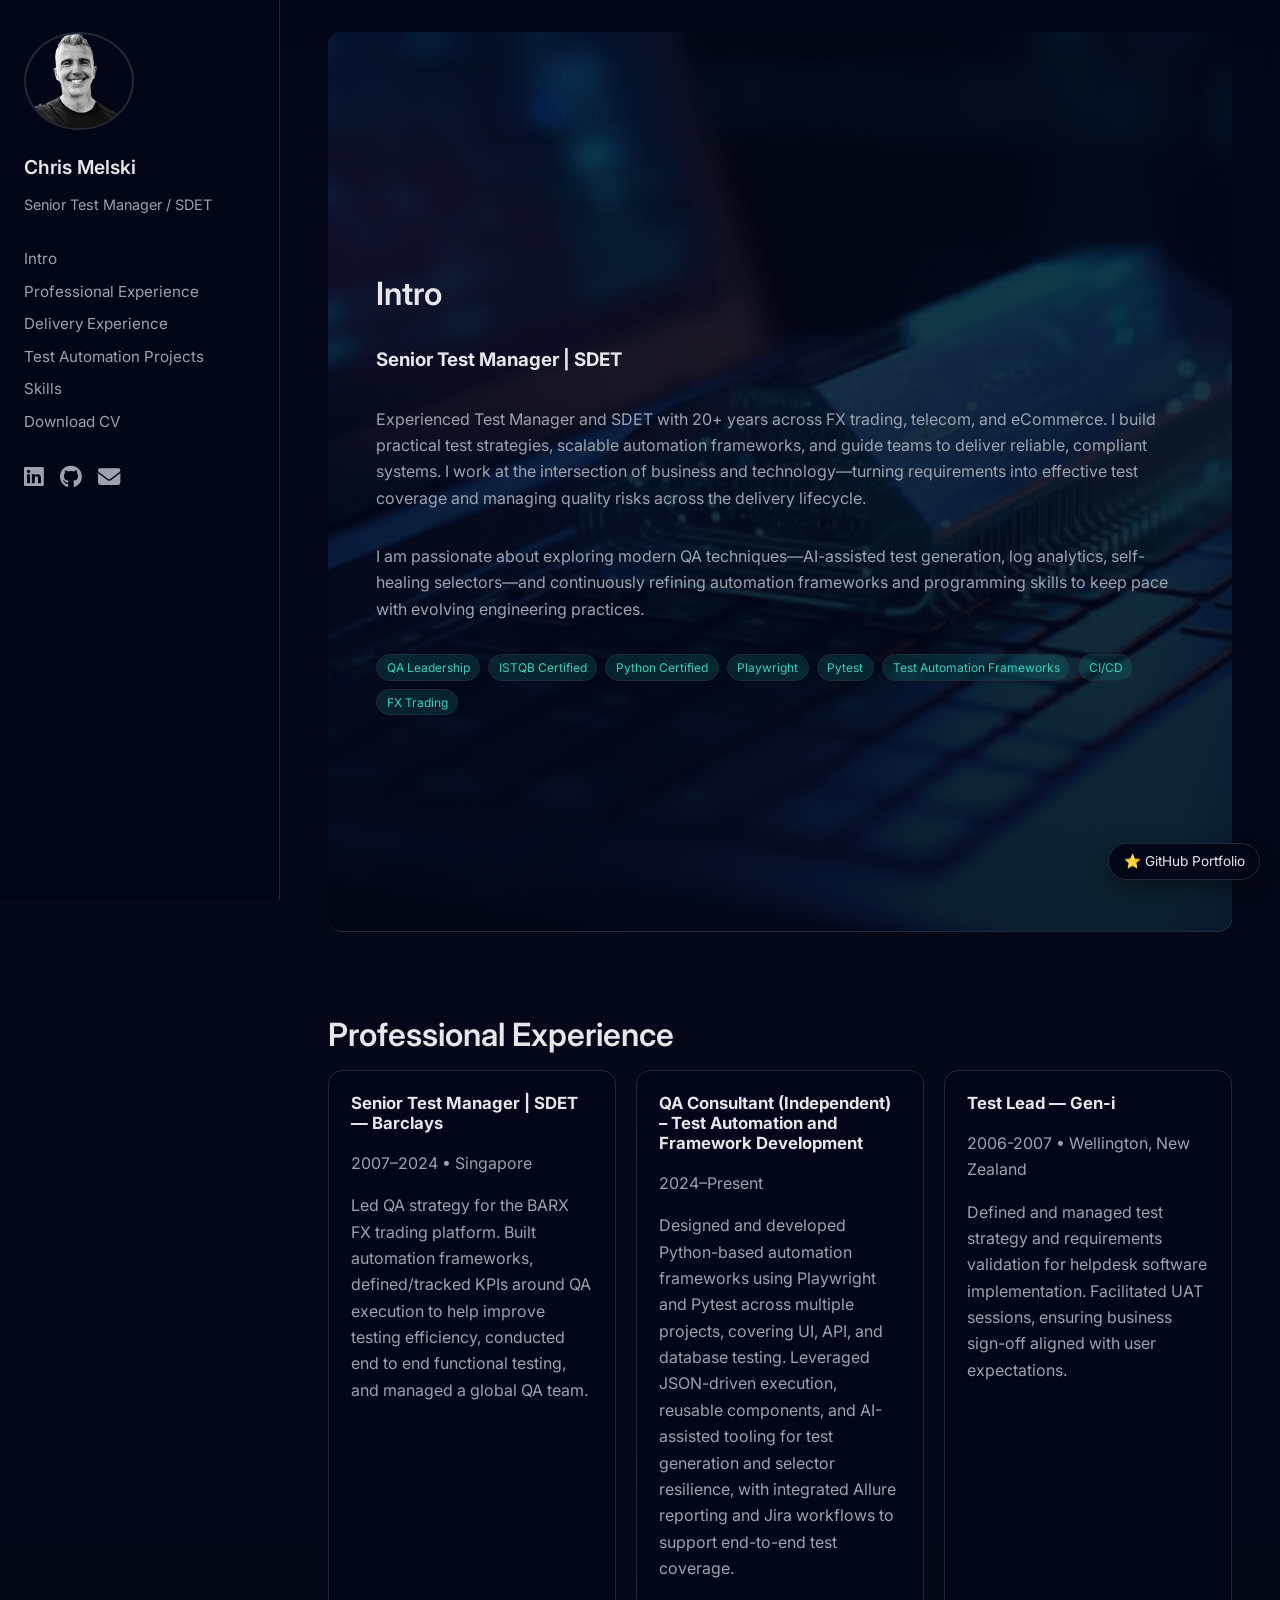
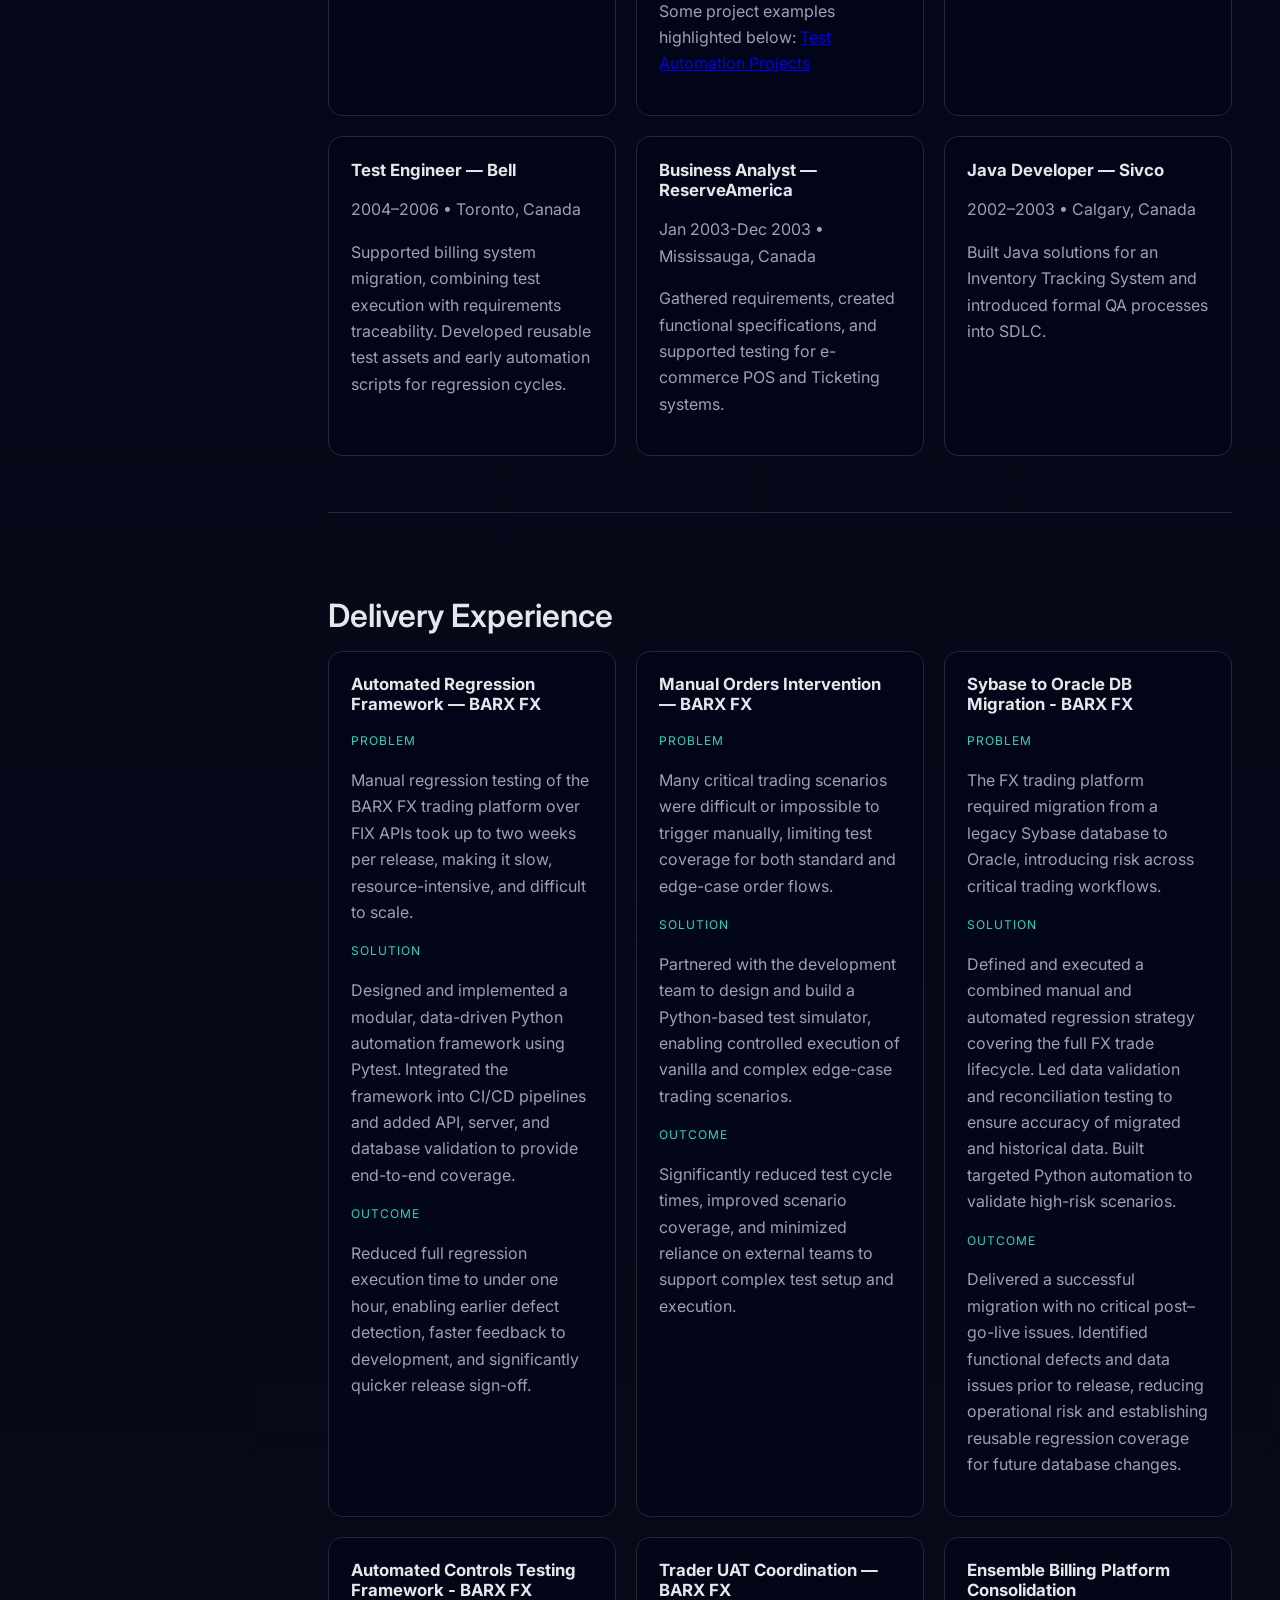
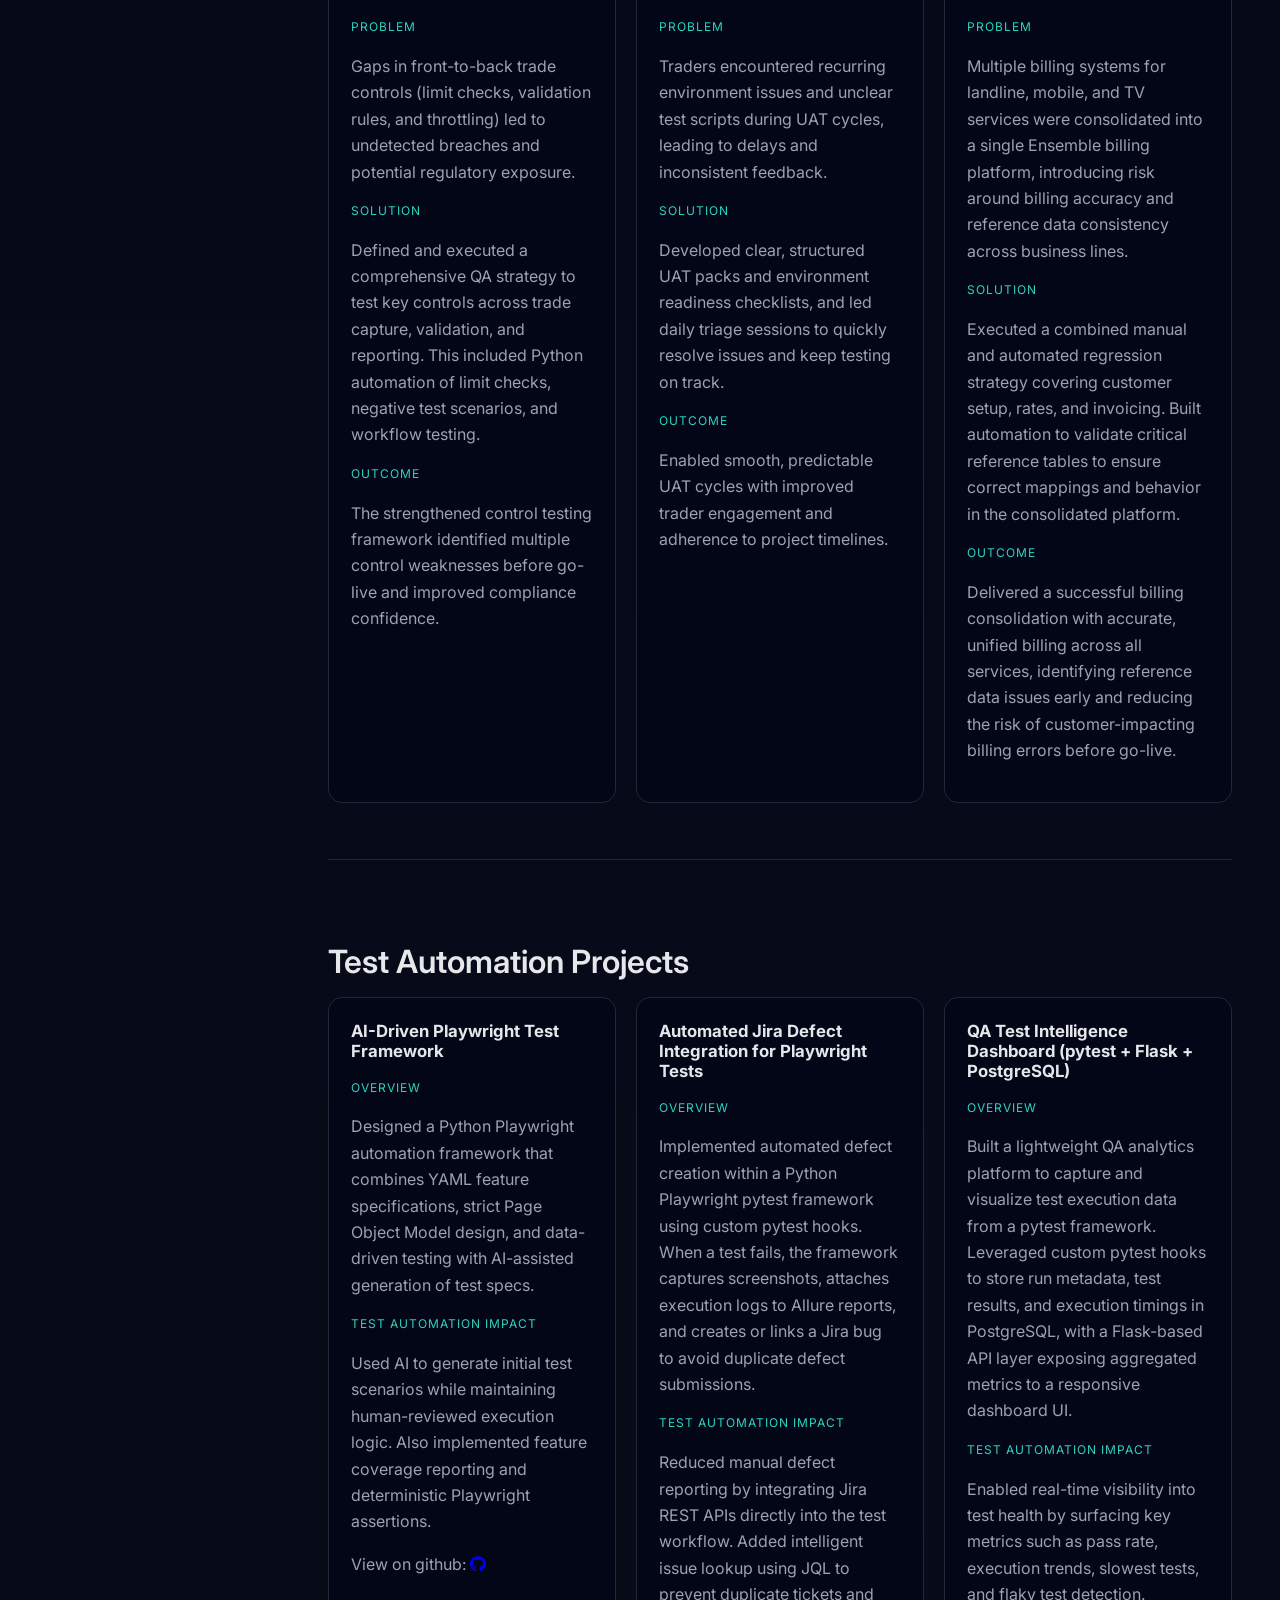
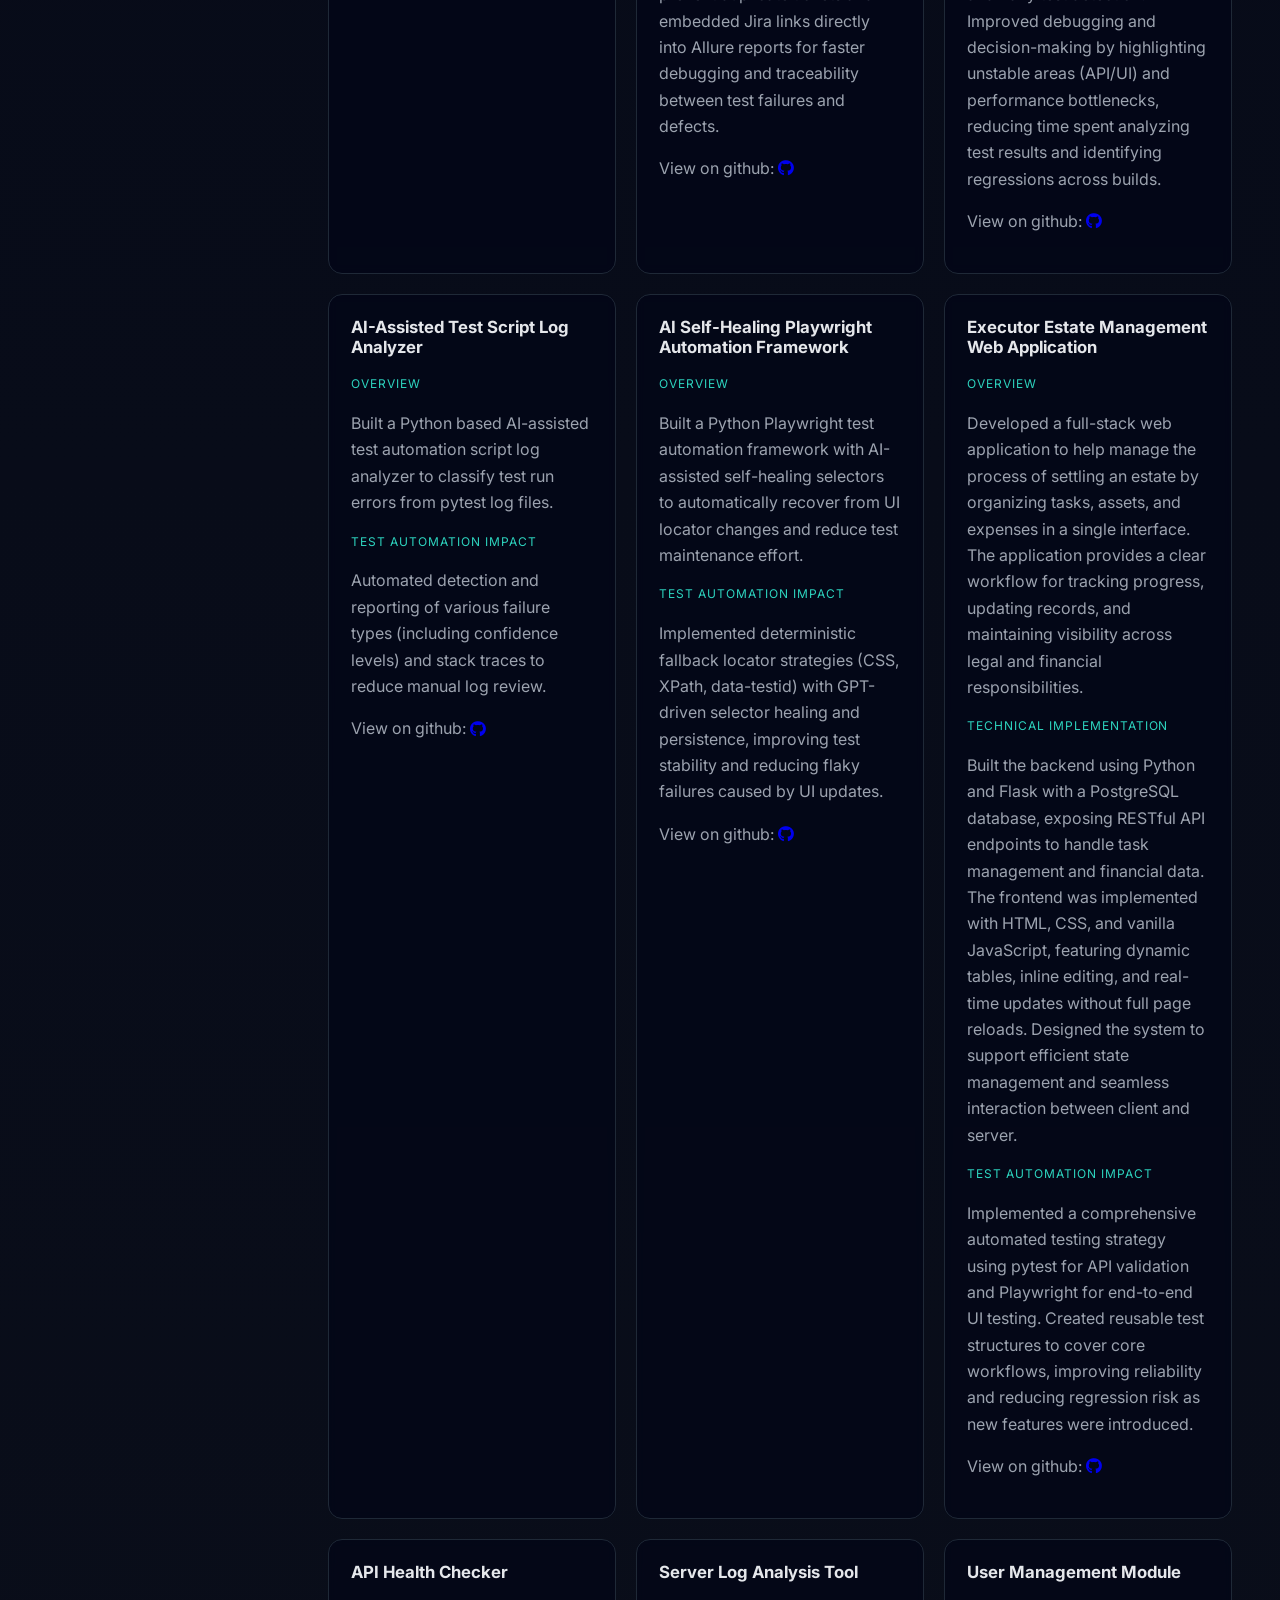
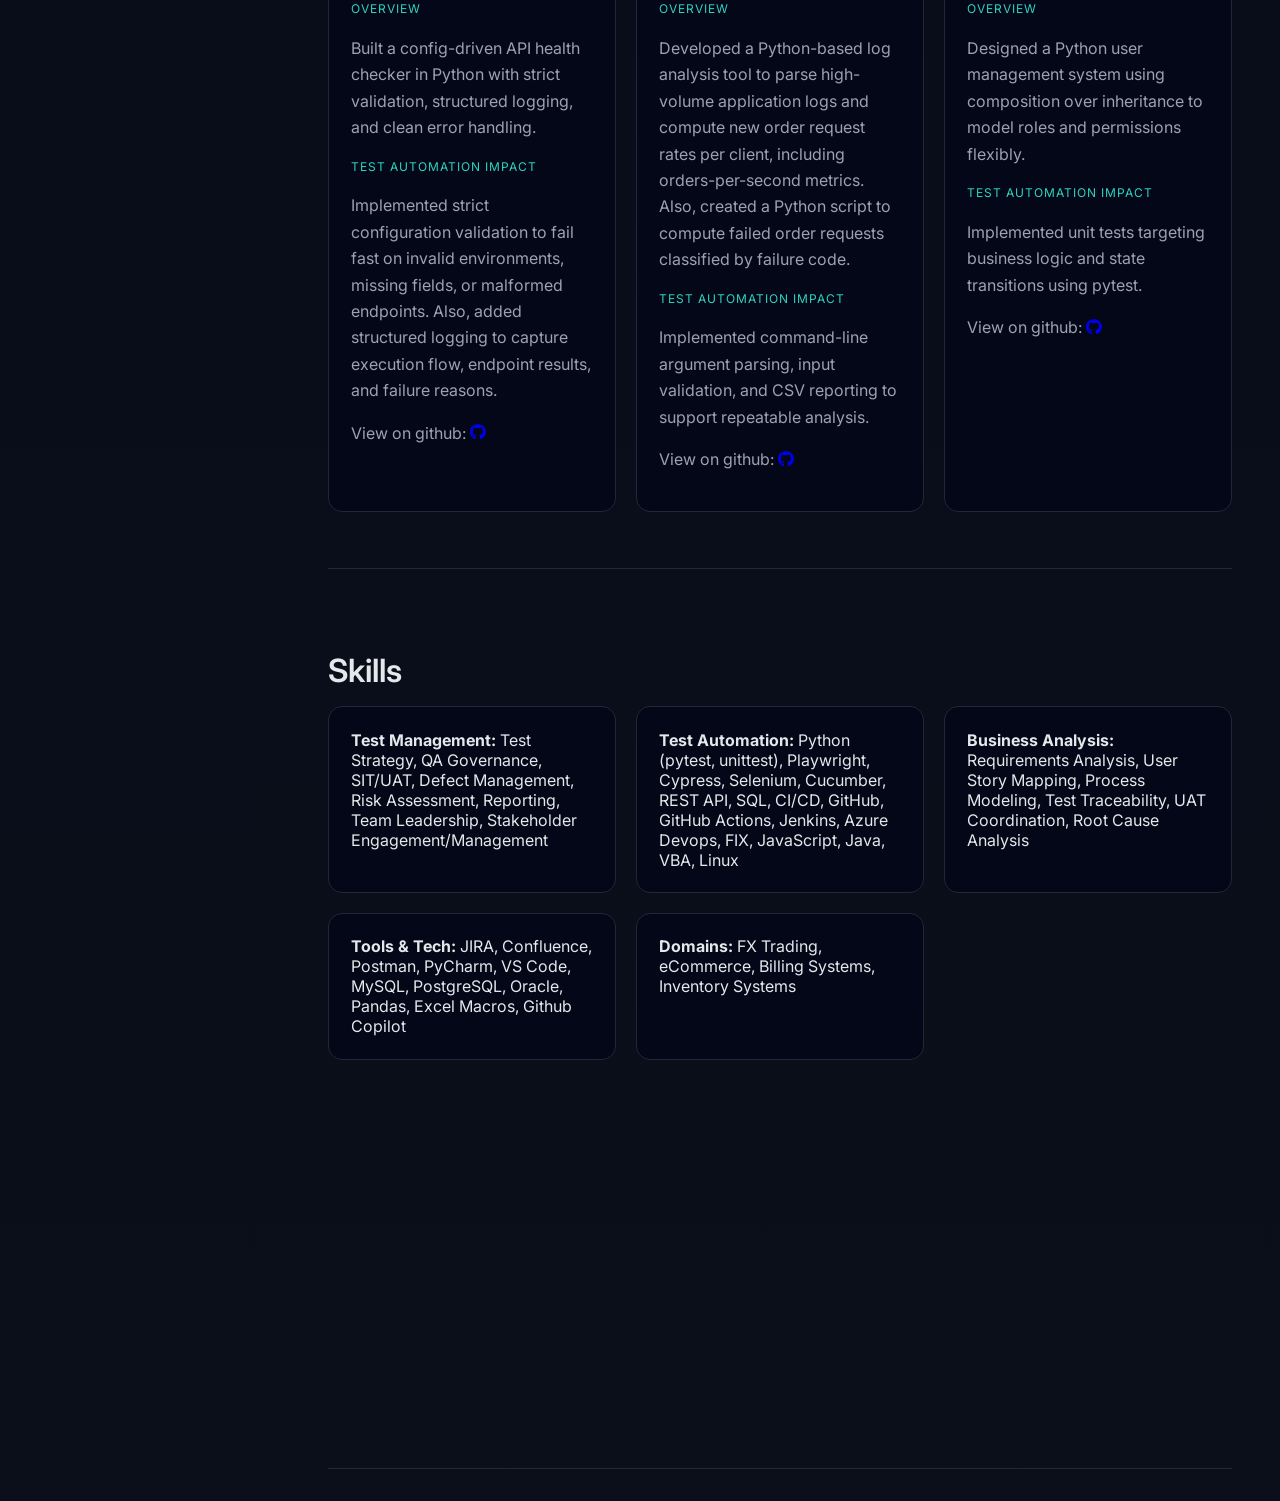
<file: index.html>
<!DOCTYPE html>
<html lang="en">
<head>
  <meta charset="utf-8" />
  <meta name="viewport" content="width=device-width, initial-scale=1" />
  <title>Chris Melski — Senior Test Manager | SDET</title>
  <meta name="description" content="Chris Melski — Senior Test Manager & SDET. Portfolio, resume, and case studies." />

  <!-- Fonts (Apple/Stripe-like) -->
  <link href="https://fonts.googleapis.com/css2?family=Inter:wght@300;400;500;600;700&display=swap" rel="stylesheet">
    <link rel="stylesheet" href="https://cdnjs.cloudflare.com/ajax/libs/font-awesome/6.5.1/css/all.min.css">
 <style>
    :root {
      --bg: #0b0f1a;
      --bg-soft: #111827;
      --panel: #0f172a;
      --card: #111827;
      --text: #e5e7eb;
      --muted: #9ca3af;
      --accent: #14b8a6;
      --accent-soft: #2dd4bf;
      --border: #1f2937;
      --radius: 14px;
    }

    * { box-sizing: border-box; }
    html { scroll-behavior: smooth; }
    body {
      margin: 0;
      font-family: Inter, system-ui, -apple-system, BlinkMacSystemFont, "Segoe UI", Roboto, Ubuntu, Cantarell, "Helvetica Neue", Arial, sans-serif;
      background: linear-gradient(180deg, #020617, #0b0f1a);
      color: var(--text);
      overflow-x: hidden;
    }

    /* Layout */
    .layout { display: flex; min-height: 100vh; }

    /* Sidebar */
    .sidebar {
      position: fixed;
      top: 0;
      left: 0;
      width: 280px;
      height: 100vh;
      background: rgba(2,6,23,0.95);
      border-right: 1px solid var(--border);
      padding: 2rem 1.5rem;
      backdrop-filter: blur(12px);
      z-index: 1000;
      transition: transform 0.3s ease;
      overflow-y: auto;
    }

    .profile img {
      width: 110px;
      border-radius: 50%;
      margin-bottom: 1rem;
      border: 2px solid var(--border);
    }

    .profile h1 {
      font-size: 1.2rem;
      margin: 0.3rem 0;
      font-weight: 600;
    }

    .profile p { font-size: 0.9rem; color: var(--muted); }

    .sidebar nav {
      margin-top: 2rem;
      display: flex;
      flex-direction: column;
      gap: 0.85rem;
    }

    .sidebar nav a {
      text-decoration: none;
      color: var(--muted);
      font-size: 0.95rem;
      transition: 0.2s;
    }

    .sidebar nav a:hover { color: var(--accent); }

    .sidebar-social {
      margin-top: 2rem;
      display: flex;
      gap: 1rem;
    }

    .sidebar-social a {
      font-size: 1.4rem;
      color: var(--muted);
      transition: 0.2s ease;
    }

    .sidebar-social a:hover { color: var(--accent); transform: translateY(-2px); }

    /* Main Content */
    .content {
      margin-left: 280px;
      padding: 2rem 3rem;
      flex: 1;
      transition: margin-left 0.3s ease;
    }

    .panel { min-height: 100vh; padding: 3.5rem 0; border-bottom: 1px solid var(--border); }

    .hero-panel {
      display: flex;
      flex-direction: column;
      justify-content: center;
      background: linear-gradient(rgba(2,6,23,0.75), rgba(2,6,23,0.9)), url("images/banner.jpeg") center/cover;
      border-radius: var(--radius);
      padding: 3rem;
    }

    h2 { font-size: 2rem; margin-bottom: 1rem; font-weight: 600; }
    p { line-height: 1.65; color: var(--muted); }

    /* Buttons */
    .btn, .btn-outline {
      padding: 0.6rem 1.2rem;
      border-radius: 8px;
      font-size: 0.95rem;
      text-decoration: none;
      font-weight: 500;
      display: inline-block;
      margin-right: 0.5rem;
    }

    .btn { background: var(--accent); color: #022c22; }
    .btn:hover { background: var(--accent-soft); }
    .btn-outline { border: 1px solid var(--accent); color: var(--accent); }
    .btn-outline:hover { background: rgba(20,184,166,0.1); }

    /* Badges */
    .badges { display: flex; flex-wrap: wrap; gap: 0.5rem; margin-top: 1rem; }
    .badge {
      padding: 0.3rem 0.6rem;
      border-radius: 999px;
      font-size: 0.75rem;
      background: rgba(20,184,166,0.15);
      color: var(--accent-soft);
      border: 1px solid var(--border);
    }

    /* Cards */
    .grid { display: grid; grid-template-columns: repeat(auto-fit, minmax(280px, 1fr)); gap: 1.25rem; }
    .card {
      background: rgba(2,6,23,0.65);
      border: 1px solid var(--border);
      border-radius: var(--radius);
      padding: 1.4rem;
      backdrop-filter: blur(4px);
    }

    .card h3 { margin-top: 0; font-size: 1.05rem; }
    .label {
      font-size: 0.75rem;
      letter-spacing: 0.08em;
      text-transform: uppercase;
      color: var(--accent-soft);
      margin-top: 1rem;
    }

    /* Floating GitHub Badge */
    .github-float {
      position: fixed;
      bottom: 20px;
      right: 20px;
      background: #020617;
      border: 1px solid var(--border);
      padding: 0.6rem 0.9rem;
      border-radius: 999px;
      font-size: 0.85rem;
      color: var(--text);
      text-decoration: none;
      backdrop-filter: blur(10px);
      box-shadow: 0 8px 20px rgba(0,0,0,0.4);
    }

    .github-float:hover { color: var(--accent); }

    /* Mobile Toggle Button */
    .mobile-toggle {
      display: none;
      position: fixed;
      top: 1rem;
      left: 1rem;
      z-index: 2000;
      background: rgba(0,0,0,0.6);
      color: white;
      border: 1px solid var(--border);
      padding: 0.6rem 0.8rem;
      border-radius: 8px;
      font-size: 1.2rem;
      backdrop-filter: blur(8px);
    }

    /* Mobile Behavior */
    @media (max-width: 768px) {
      .mobile-toggle { display: block; }

      /* Sidebar closed */
      body.sidebar-closed .sidebar { transform: translateX(-100%); }

      /* Shift content when sidebar is hidden */
      body.sidebar-closed .content { margin-left: 0; }

      /* Sidebar open by default */
      .sidebar { transform: translateX(0); }
    }
  </style>
</head>

<body>
<button class="mobile-toggle">☰</button>

<div class="layout">

  <!-- Sidebar -->
  <aside class="sidebar">
    <div class="profile">
      <img src="images/profile.jpg" alt="Chris Melski" />
      <h1>Chris Melski</h1>
      <p>Senior Test Manager / SDET</p>
    </div>

    <nav>
      <a href="#intro">Intro</a>
      <a href="#experience">Professional Experience</a>
      <a href="#projects-work">Delivery Experience</a>
      <a href="#projects-personal">Test Automation Projects</a>
      <a href="#skills">Skills</a>
       <a href="files/Chris_Melski_Senior Test Manager_SDET_CV.pdf" download>Download CV</a>
    </nav>

<div class="sidebar-social">


  <a href="https://www.linkedin.com/in/chrismelski" target="_blank">
    <i class="fab fa-linkedin"></i>
  </a>

  <a href="https://github.com/cmelski" target="_blank">
    <i class="fab fa-github"></i>
  </a>


   <a href="mailto:c_melski@yahoo.com" aria-label="Email">
    <i class="fas fa-envelope"></i>
  </a>
</div>
  </aside>

  <!-- Main Content -->
  <main class="content">

    <!-- Intro -->
    <section id="intro" class="panel hero-panel">
      <h2>Intro</h2>
        <h3>Senior Test Manager | SDET</h3>
      <p>Experienced Test Manager and SDET with 20+ years across FX trading, telecom, and eCommerce. I build practical test strategies, scalable automation frameworks, and guide teams to deliver reliable, compliant systems. I work at the intersection of business and technology—turning requirements into effective test coverage and managing quality risks across the delivery lifecycle.
      </p>
      <p>I am passionate about exploring modern QA techniques—AI-assisted test generation, log analytics, self-healing selectors—and continuously refining automation frameworks and programming skills to keep pace with evolving engineering practices.
      </p>
      <div class="badges">
          <span class="badge">QA Leadership</span>
           <span class="badge">ISTQB Certified</span>
        <span class="badge">Python Certified</span>
        <span class="badge">Playwright</span>
        <span class="badge">Pytest</span>
           <span class="badge">Test Automation Frameworks</span>
        <span class="badge">CI/CD</span>
        <span class="badge">FX Trading</span>

      </div>


    </section>

    <!-- Experience -->
    <section id="experience" class="panel">
      <h2>Professional Experience</h2>
      <div class="grid">
        <div class="card">
          <h3>Senior Test Manager | SDET — Barclays</h3>
          <p>2007–2024 • Singapore</p>
          <p>Led QA strategy for the BARX FX trading platform. Built automation frameworks, defined/tracked KPIs around QA execution to help improve testing efficiency, conducted end to end functional testing, and managed a global QA team.</p>

        </div>
        <div class="card">
          <h3>QA Consultant (Independent) – Test Automation and Framework Development</h3>
          <p>2024–Present</p>
          <p>Designed and developed Python-based automation frameworks using Playwright and Pytest across multiple projects, covering UI, API, and database testing. Leveraged JSON-driven execution, reusable components, and AI-assisted tooling for test generation and selector resilience, with integrated Allure reporting and Jira workflows to support end-to-end test coverage.</p>
           <p>Some project examples highlighted below: <a href="#projects-personal">Test Automation Projects</a></p>
        </div>

          <div class="card">
          <h3>Test Lead — Gen-i</h3>
          <p>2006-2007 • Wellington, New Zealand</p>
          <p>Defined and managed test strategy and requirements validation for helpdesk software implementation. Facilitated UAT sessions, ensuring business sign-off aligned with user expectations.</p>

        </div>

          <div class="card">
          <h3>Test Engineer — Bell</h3>
          <p>2004–2006 • Toronto, Canada</p>
          <p>Supported billing system migration, combining test execution with requirements traceability. Developed reusable test assets and early automation scripts for regression cycles.</p>

        </div>

          <div class="card">
          <h3>Business Analyst — ReserveAmerica</h3>
          <p>Jan 2003-Dec 2003 • Mississauga, Canada</p>
          <p>Gathered requirements, created functional specifications, and supported testing for e- commerce
              POS and Ticketing systems.</p>

        </div>

          <div class="card">
          <h3>Java Developer — Sivco</h3>
          <p>2002–2003 • Calgary, Canada</p>
          <p>Built Java solutions for an Inventory Tracking System and introduced formal QA processes into SDLC.</p>

        </div>
      </div>
    </section>

    <!-- Work Projects -->
    <section id="projects-work" class="panel">
      <h2>Delivery Experience</h2>
      <div class="grid">
        <div class="card">
         <h3>Automated Regression Framework — BARX FX</h3>

                <p class="label">Problem</p>
                <p>
                    Manual regression testing of the BARX FX trading platform over FIX APIs took up to two weeks per
                    release, making it slow, resource-intensive, and difficult to scale.
                </p>

                <p class="label">Solution</p>
                <p>
                    Designed and implemented a modular, data-driven Python automation framework using Pytest. Integrated
                    the framework into CI/CD pipelines and added API, server, and database validation to provide
                    end-to-end coverage.
                </p>

                <p class="label">Outcome</p>
                <p>
                    Reduced full regression execution time to under one hour, enabling earlier defect detection, faster
                    feedback to development, and significantly quicker release sign-off.
                </p>
        </div>

        <div class="card">
          <h3>Manual Orders Intervention — BARX FX</h3>
        <p class="label">Problem</p>
                <p>
                    Many critical trading scenarios were difficult or impossible to trigger manually, limiting test
                    coverage for both standard and edge-case order flows.
                </p>

                <p class="label">Solution</p>
                <p>
                    Partnered with the development team to design and build a Python-based test simulator, enabling
                    controlled execution of vanilla and complex edge-case trading scenarios.
                </p>

                <p class="label">Outcome</p>
                <p>
                    Significantly reduced test cycle times, improved scenario coverage, and minimized reliance on
                    external teams to support complex test setup and execution.
                </p>
        </div>

        <div class="card">
          <h3>Sybase to Oracle DB Migration - BARX FX</h3>
          <p class="label">Problem</p>
                <p>The FX trading platform required migration from a legacy Sybase database to Oracle, introducing risk
                    across critical trading workflows.</p>
                <p class="label">Solution</p>
                <p>Defined and executed a combined manual and automated regression strategy covering the full FX trade
                    lifecycle. Led data validation and reconciliation testing to ensure accuracy of migrated and
                    historical data. Built targeted Python automation to validate high-risk scenarios.</p>
                <p class="label">Outcome</p>
                <p>Delivered a successful migration with no critical post–go-live issues. Identified functional defects
                    and data issues prior to release, reducing operational risk and establishing reusable regression
                    coverage for future database changes.</p>
        </div>

        <div class="card">
          <h3>Automated Controls Testing Framework - BARX FX</h3>
         <p class="label">Problem</p>
                <p>Gaps in front-to-back trade controls (limit checks, validation rules, and throttling) led to
                    undetected breaches and potential regulatory exposure.</p>
                <p class="label">Solution</p>
                <p>Defined and executed a comprehensive QA strategy to test key controls across trade capture,
                    validation, and reporting. This included Python automation of limit checks, negative test scenarios,
                    and workflow testing.</p>
                <p class="label">Outcome</p>
                <p>The strengthened control testing framework identified multiple control weaknesses before go-live and
                    improved compliance confidence.</p>
        </div>
          <div class="card">
          <h3>Trader UAT Coordination — BARX FX</h3>
        <p class="label">Problem</p>
                <p>
                    Traders encountered recurring environment issues and unclear test scripts during UAT cycles, leading
                    to delays and inconsistent feedback.
                </p>

                <p class="label">Solution</p>
                <p>
                    Developed clear, structured UAT packs and environment readiness checklists, and led daily triage
                    sessions to quickly resolve issues and keep testing on track.
                </p>

                <p class="label">Outcome</p>
                <p>
                    Enabled smooth, predictable UAT cycles with improved trader engagement and adherence to project
                    timelines.
                </p>
        </div>
           <div class="card">
          <h3>Ensemble Billing Platform Consolidation</h3>
           <p class="label">Problem</p>
                <p>Multiple billing systems for landline, mobile, and TV services were consolidated into a single
                    Ensemble billing platform, introducing risk around billing accuracy and reference data consistency
                    across business lines.</p>
                <p class="label">Solution</p>
                <p>Executed a combined manual and automated regression strategy covering customer setup, rates, and
                    invoicing. Built automation to validate critical reference tables to ensure correct mappings and
                    behavior in the consolidated platform.</p>
                <p class="label">Outcome</p>
                <p>Delivered a successful billing consolidation with accurate, unified billing across all services,
                    identifying reference data issues early and reducing the risk of customer-impacting billing errors
                    before go-live.</p>
        </div>

      </div>
    </section>

    <!-- Personal Projects -->
    <section id="projects-personal" class="panel">
      <h2>Test Automation Projects</h2>
      <div class="grid">

        <div class="card">
          <h3>AI-Driven Playwright Test Framework</h3>
         <p class="label">Overview</p>
                <p>Designed a Python Playwright automation framework that combines YAML feature specifications, strict Page Object Model design, and data-driven testing with AI-assisted generation of test specs.</p>
                <p class="label">Test Automation Impact</p>
                <p>Used AI to generate initial test scenarios while maintaining human-reviewed execution logic. Also implemented feature coverage reporting and deterministic Playwright assertions.</p>
                <p>View on github: <a href="https://github.com/cmelski/AI-driven-test-automation-framework-python-playwright" target="_blank">
                    <i class="fab fa-github"></i>
                </a></p>
        </div>
          <div class="card">
          <h3>Automated Jira Defect Integration for Playwright Tests</h3>
         <p class="label">Overview</p>
                <p>Implemented automated defect creation within a Python Playwright pytest framework using custom pytest hooks. When a test fails, the framework captures screenshots, attaches execution logs to Allure reports, and creates or links a Jira bug to avoid duplicate defect submissions.</p>
                <p class="label">Test Automation Impact</p>
                <p>Reduced manual defect reporting by integrating Jira REST APIs directly into the test workflow. Added intelligent issue lookup using JQL to prevent duplicate tickets and embedded Jira links directly into Allure reports for faster debugging and traceability between test failures and defects.</p>
                <p>View on github: <a href="https://github.com/cmelski/python_playwright_framework_jira_integration" target="_blank">
                    <i class="fab fa-github"></i>
                </a></p>
        </div>
          <div class="card">
          <h3>QA Test Intelligence Dashboard (pytest + Flask + PostgreSQL)</h3>
         <p class="label">Overview</p>
                <p>Built a lightweight QA analytics platform to capture and visualize test execution data from a pytest framework.
    Leveraged custom pytest hooks to store run metadata, test results, and execution timings in PostgreSQL, with a Flask-based API layer exposing aggregated metrics to a responsive dashboard UI.</p>
                <p class="label">Test Automation Impact</p>
                <p>Enabled real-time visibility into test health by surfacing key metrics such as pass rate, execution trends, slowest tests, and flaky test detection.
    Improved debugging and decision-making by highlighting unstable areas (API/UI) and performance bottlenecks, reducing time spent analyzing test results and identifying regressions across builds.</p>
                <p>View on github: <a href="https://github.com/cmelski/test-automation-metrics-generator" target="_blank">
                    <i class="fab fa-github"></i>
                </a></p>
        </div>
        <div class="card">
          <h3>AI-Assisted Test Script Log Analyzer</h3>
         <p class="label">Overview</p>
                <p>Built a Python based AI-assisted test automation script log analyzer to classify test run errors from
                    pytest log files.</p>
                <p class="label">Test Automation Impact</p>
                <p>Automated detection and reporting of various failure types (including confidence levels) and stack
                    traces to reduce manual log review.</p>
                <p>View on github: <a href="https://github.com/cmelski/ai-assisted-test-automation-log-analyzer" target="_blank">
                    <i class="fab fa-github"></i>
                </a></p>
        </div>
          <div class="card">
         <h3>AI Self-Healing Playwright Automation Framework</h3>
                <p class="label">Overview</p>
                <p>Built a Python Playwright test automation framework with AI-assisted self-healing selectors to automatically
                    recover from UI locator changes and reduce test maintenance effort.</p>
                <p class="label">Test Automation Impact</p>
                <p>Implemented deterministic fallback locator strategies (CSS, XPath, data-testid) with GPT-driven selector healing and persistence,
                    improving test stability and reducing flaky failures caused by UI updates.</p>
                <p>View on github: <a href="https://github.com/cmelski/ai-self-healing-selector-playwright-framework" target="_blank">
                    <i class="fab fa-github"></i>
                </a></p>
        </div>
          <div class="card">
  <h3>Executor Estate Management Web Application</h3>

  <p class="label">Overview</p>
  <p>
    Developed a full-stack web application to help manage the process of settling an estate by organizing tasks, assets, and expenses in a single interface. The application provides a clear workflow for tracking progress, updating records, and maintaining visibility across legal and financial responsibilities.
  </p>

  <p class="label">Technical Implementation</p>
  <p>
    Built the backend using Python and Flask with a PostgreSQL database, exposing RESTful API endpoints to handle task management and financial data. The frontend was implemented with HTML, CSS, and vanilla JavaScript, featuring dynamic tables, inline editing, and real-time updates without full page reloads. Designed the system to support efficient state management and seamless interaction between client and server.
  </p>

  <p class="label">Test Automation Impact</p>
  <p>
    Implemented a comprehensive automated testing strategy using pytest for API validation and Playwright for end-to-end UI testing. Created reusable test structures to cover core workflows, improving reliability and reducing regression risk as new features were introduced.
  </p>

  <p>
    View on github:
    <a href="https://github.com/cmelski/ems" target="_blank">
      <i class="fab fa-github"></i>
    </a>
  </p>
</div>
          <div class="card">
         <h3>API Health Checker</h3>
                <p class="label">Overview</p>
                <p>Built a config-driven API health checker in Python with strict validation, structured logging, and
                    clean error handling.</p>
                <p class="label">Test Automation Impact</p>
                <p>Implemented strict configuration validation to fail fast on invalid environments, missing fields, or
                    malformed endpoints.
                    Also, added structured logging to capture execution flow, endpoint results, and failure reasons.</p>
                <p>View on github: <a href="https://github.com/cmelski/api-health-checker" target="_blank">
                    <i class="fab fa-github"></i>
                </a></p>
        </div>
           <div class="card">
            <h3>Server Log Analysis Tool</h3>
                <p class="label">Overview</p>
                <p>Developed a Python-based log analysis tool to parse high-volume application logs and compute new
                    order request rates per client, including orders-per-second metrics.
                    Also, created a Python script to compute failed order requests classified by failure code.</p>
                <p class="label">Test Automation Impact</p>
                <p>Implemented command-line argument parsing, input validation, and CSV reporting to support repeatable
                    analysis.</p>
               <p>View on github: <a href="https://github.com/cmelski/python-log-analysis" target="_blank">
                    <i class="fab fa-github"></i>
                </a></p>
        </div>
        <div class="card">
          <h3>User Management Module</h3>
                <p class="label">Overview</p>
                <p>Designed a Python user management system using composition over inheritance to model roles and
                    permissions flexibly.</p>
                <p class="label">Test Automation Impact</p>
                <p>Implemented unit tests targeting business logic and state transitions using pytest.</p>
            <p>View on github: <a href="https://github.com/cmelski/user-admin-tool" target="_blank">
                    <i class="fab fa-github"></i>
                </a></p>
        </div>




      </div>
    </section>

    <!-- Skills -->
    <section id="skills" class="panel">
      <h2>Skills</h2>
      <div class="grid">
        <div class="card"><strong>Test Management:</strong> Test Strategy, QA Governance, SIT/UAT, Defect Management, Risk Assessment, Reporting, Team Leadership, Stakeholder Engagement/Management</div>
        <div class="card"><strong>Test Automation:</strong> Python (pytest, unittest), Playwright, Cypress, Selenium, Cucumber, REST API, SQL, CI/CD, GitHub, GitHub Actions, Jenkins, Azure Devops, FIX, JavaScript, Java, VBA, Linux</div>
          <div class="card"><strong>Business Analysis:</strong> Requirements Analysis, User Story Mapping, Process Modeling, Test Traceability, UAT Coordination, Root Cause Analysis</div>
          <div class="card"><strong>Tools & Tech:</strong> JIRA, Confluence, Postman, PyCharm, VS Code, MySQL, PostgreSQL, Oracle, Pandas, Excel Macros, Github Copilot</div>
           <div class="card"><strong>Domains:</strong> FX Trading, eCommerce, Billing Systems, Inventory Systems</div>
      </div>
    </section>


  </main>



</div>

<!-- Floating GitHub Badge -->
<a class="github-float" href="https://github.com/cmelski" target="_blank">⭐ GitHub Portfolio</a>
<script>
    const toggle = document.querySelector(".mobile-toggle");
    toggle.onclick = () => {
      document.body.classList.toggle("sidebar-closed");
    };
  </script>


</body>
</html>
</file>
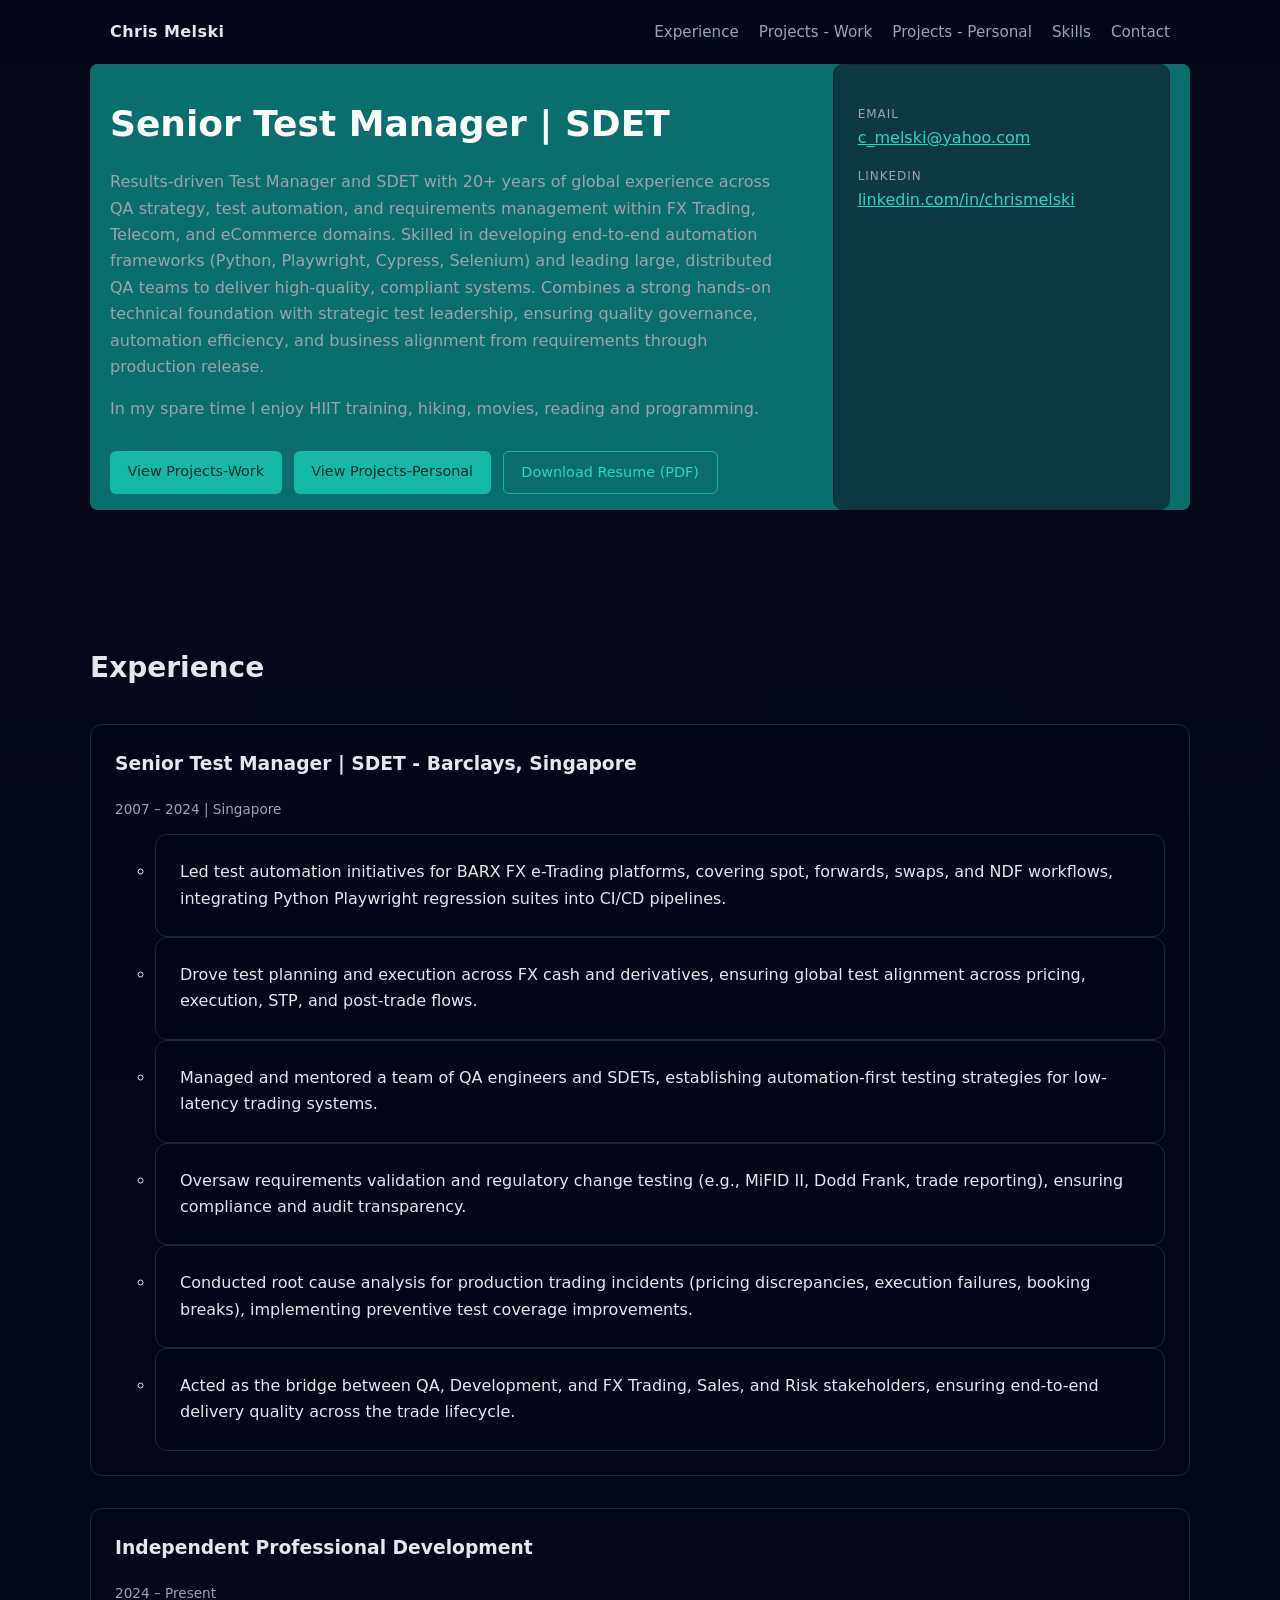
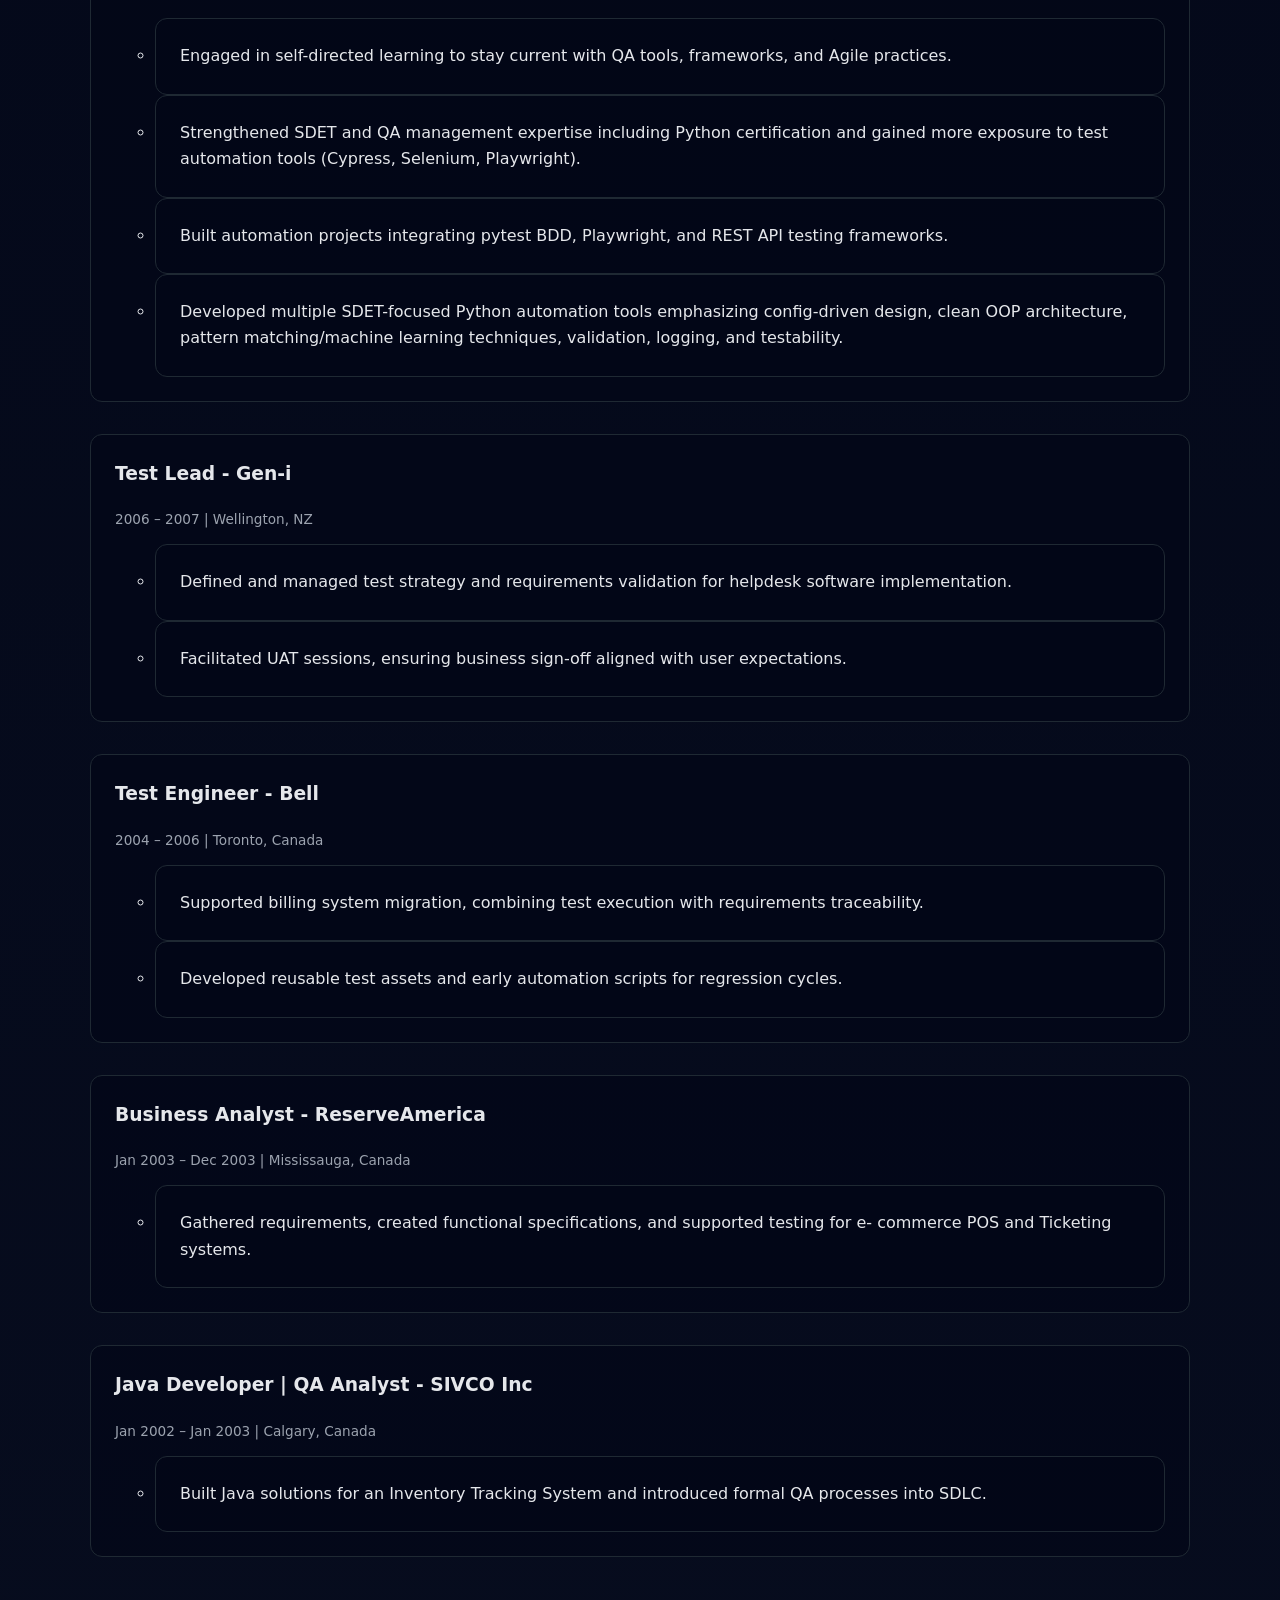
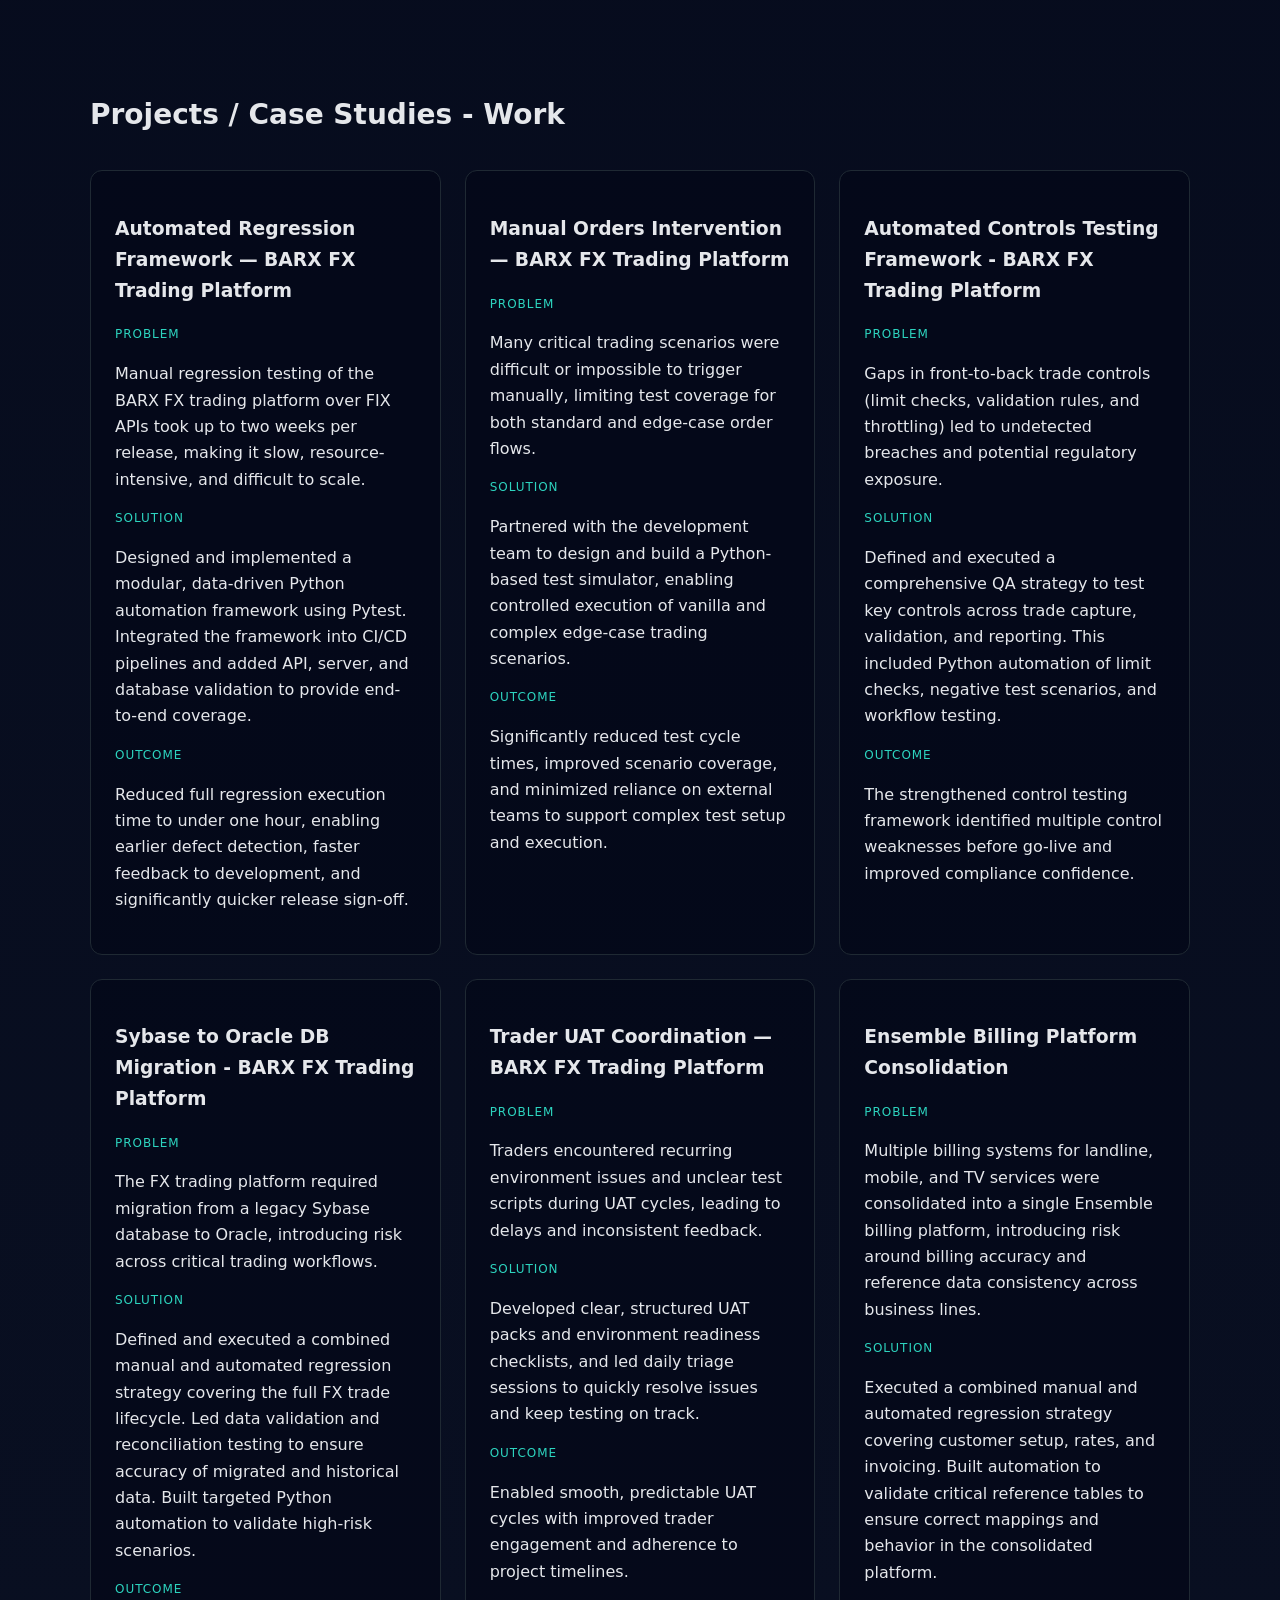
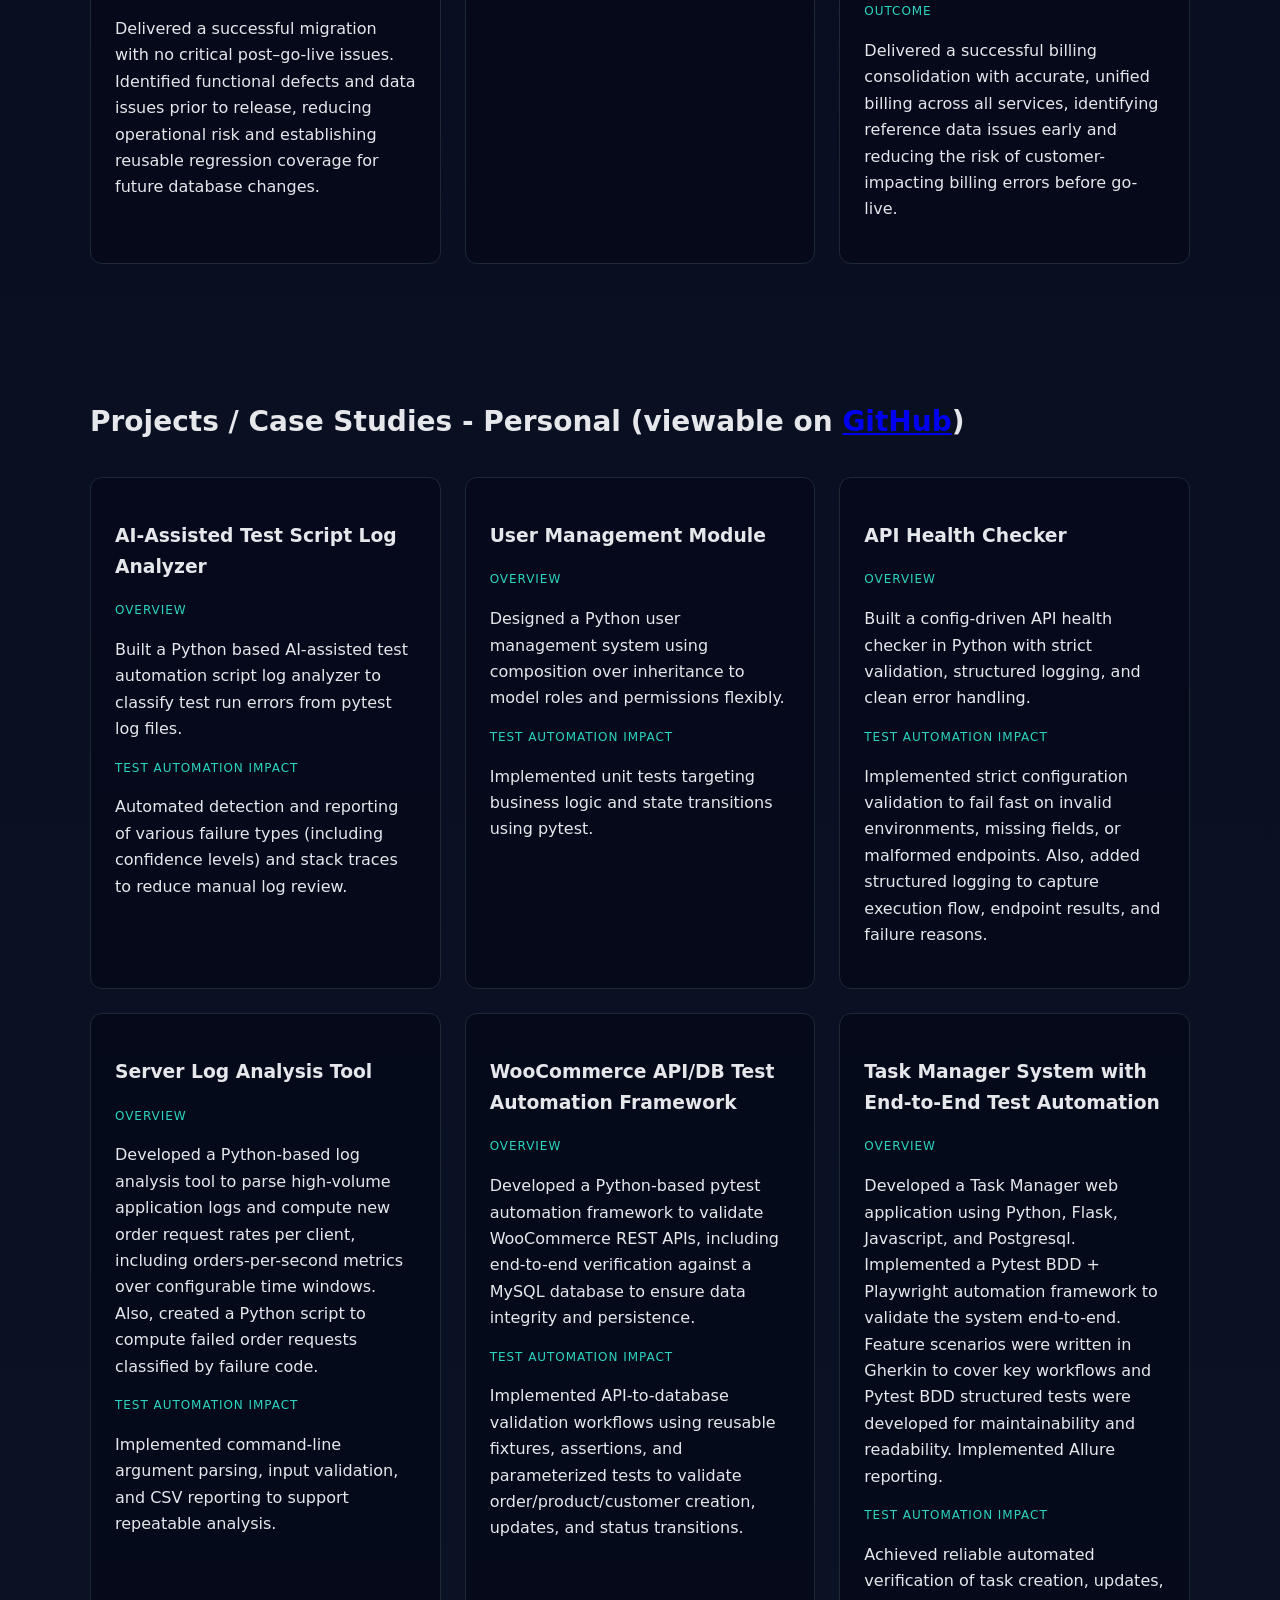
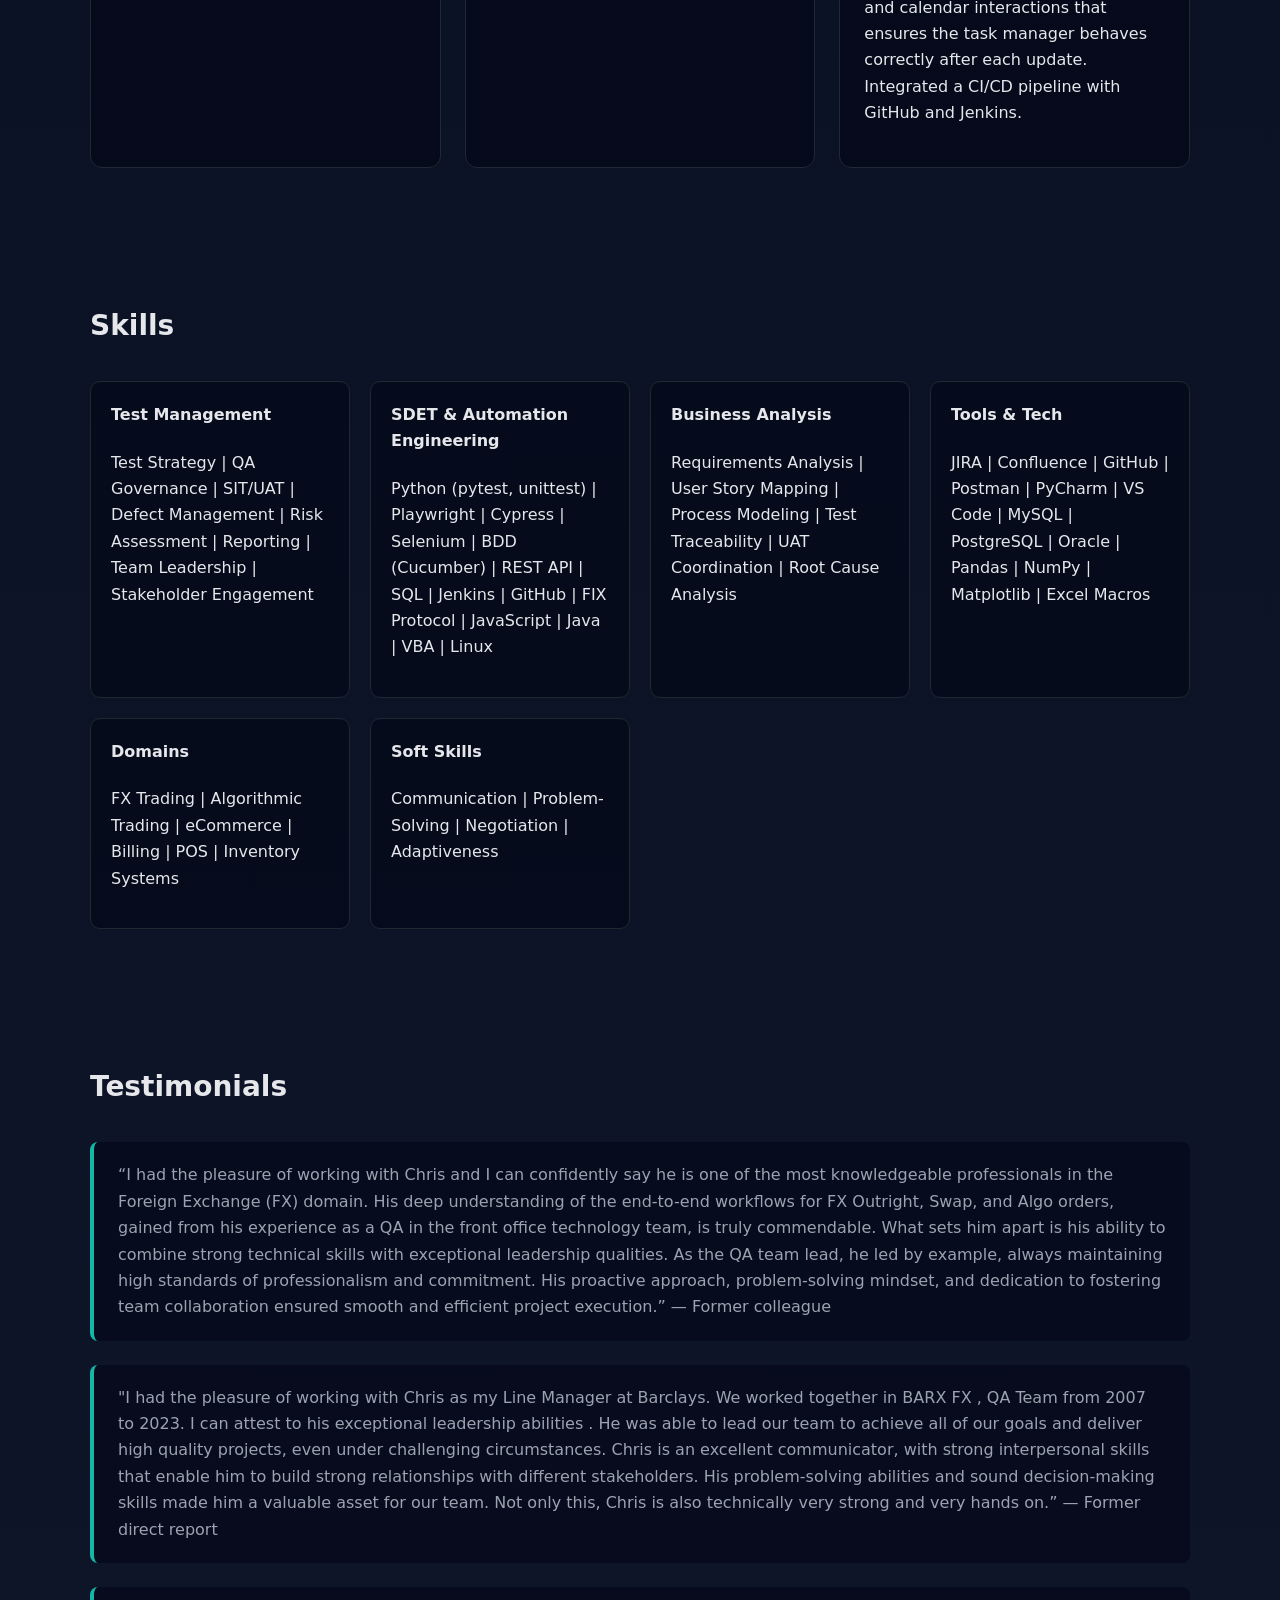
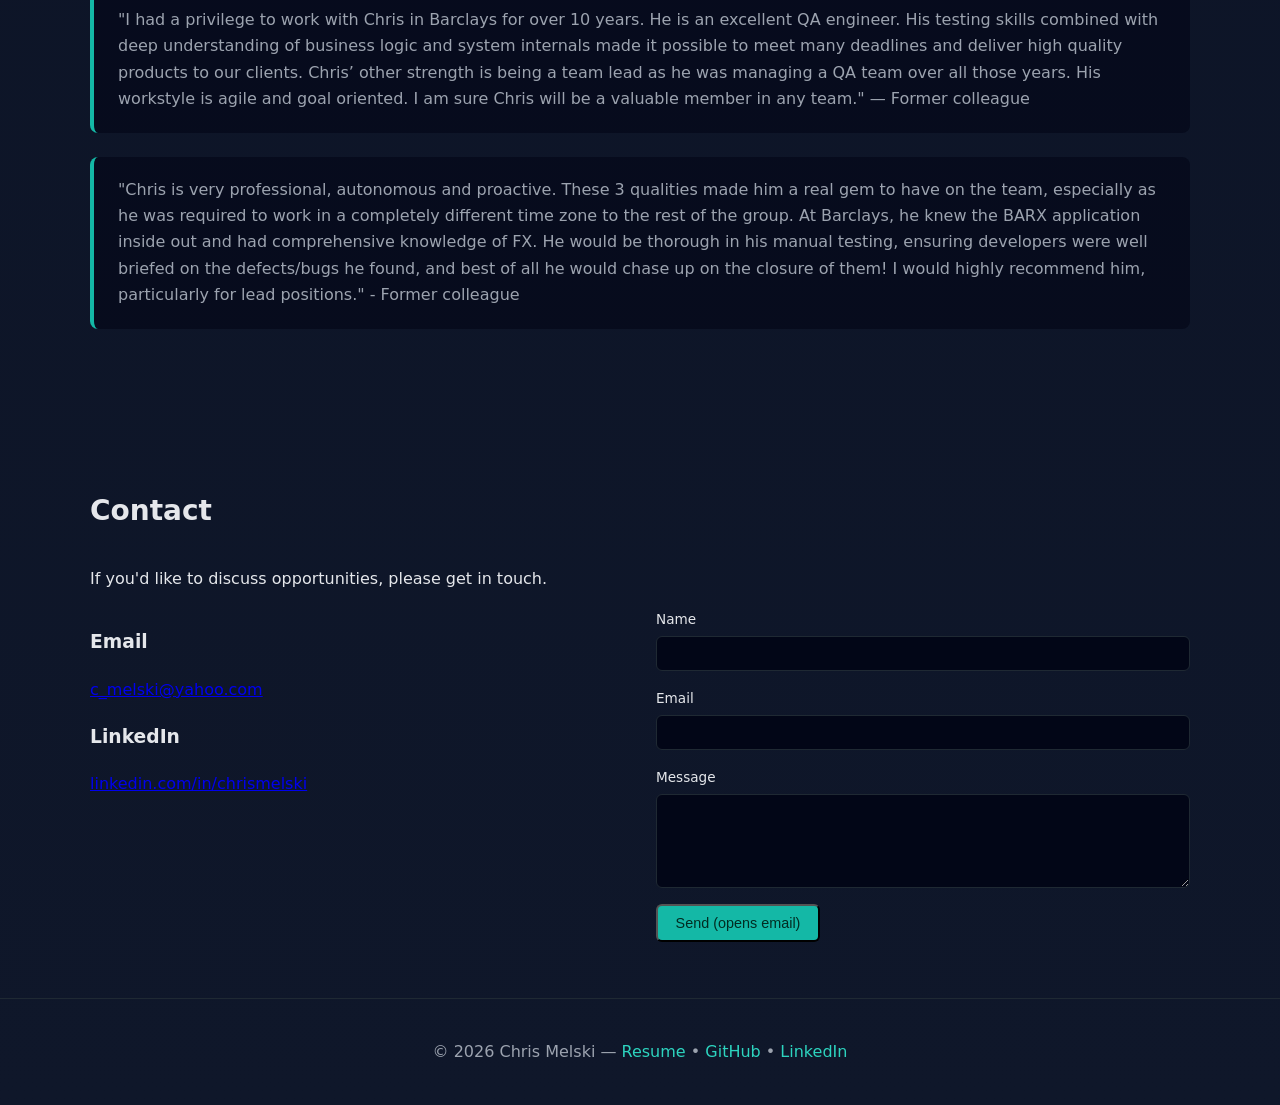
<file: index_backup.html>
<!doctype html>
<html lang="en">
<head>
    <meta charset="utf-8"/>
    <meta name="viewport" content="width=device-width,initial-scale=1"/>
    <title>Chris Melski — Senior Test Manager | SDET</title>
    <meta name="description" content="Chris Melski — Senior Test Manager & SDET. Portfolio, resume, and case studies."/>
    <link rel="stylesheet" href="css/styles.css"/>
    <!-- Favicon placeholder -->
    <meta name="theme-color" content="#0b6f6f">
</head>
<body>
<header class="site-header">
    <div class="container header-inner">
        <a class="logo" href="#" aria-label="Chris Melski home">Chris Melski</a>

        <button id="nav-toggle" class="nav-toggle" aria-expanded="false" aria-controls="main-nav">
            <span class="sr-only">Toggle navigation</span>
            ☰
        </button>

        <nav id="main-nav" class="nav">
            <ul>
                <li><a href="#experience">Experience</a></li>
                <li><a href="#projects-work">Projects - Work</a></li>
                <li><a href="#projects-personal">Projects - Personal</a></li>
                <li><a href="#skills">Skills</a></li>
                <li><a href="#contact">Contact</a></li>

            </ul>
        </nav>
    </div>
</header>

<main>
    <!-- HERO -->
    <section class="hero">
        <div class="container hero-inner">
            <div class="hero-copy">
                <h1>Senior Test Manager | SDET</h1>
                <p>
                    Results-driven Test Manager and SDET with 20+ years of global experience across QA strategy, test
                    automation, and requirements management within FX Trading, Telecom, and eCommerce domains. Skilled
                    in developing end-to-end automation frameworks (Python, Playwright, Cypress, Selenium) and leading
                    large, distributed QA teams to deliver high-quality, compliant systems. Combines a strong hands-on
                    technical foundation with strategic test leadership, ensuring quality governance, automation
                    efficiency, and business alignment from requirements through production release.
                </p>
                <p>In my spare time I enjoy HIIT training, hiking, movies, reading and programming.</p>
                <p class="hero-actions">
                    <a class="btn" href="#projects-work">View Projects-Work</a>
                    <a class="btn" href="#projects-personal">View Projects-Personal</a>
                    <a class="btn-outline" href="files/Chris_Melski_Test Manager_SDET_CV.pdf" download>Download Resume
                        (PDF)</a>
                </p>
            </div>

            <aside class="hero-meta" aria-label="Contact and quick info">
                <dl>
                    <div>
                        <dt>Email</dt>
                        <dd><a href="mailto:c_melski@yahoo.com">c_melski@yahoo.com</a></dd>
                    </div>
                    <div>
                        <dt>LinkedIn</dt>
                        <dd><a href="https://www.linkedin.com/in/chrismelski" target="_blank" rel="noopener">linkedin.com/in/chrismelski</a>
                        </dd>
                    </div>
                </dl>
            </aside>
        </div>
    </section>


    <!-- EXPERIENCE -->
    <section id="experience" class="section container">
        <h2>Experience</h2>

        <ol class="timeline">
            <li>
                <h3>Senior Test Manager | SDET - Barclays, Singapore</h3>
                <p class="meta">2007 – 2024 | Singapore</p>
                <ul>
                    <li>Led test automation initiatives for BARX FX e-Trading platforms, covering spot, forwards, swaps,
                        and NDF workflows, integrating Python Playwright regression suites into CI/CD pipelines.
                    </li>
                    <li>Drove test planning and execution across FX cash and derivatives, ensuring global test alignment
                        across pricing, execution, STP, and post-trade flows.
                    </li>
                    <li>Managed and mentored a team of QA engineers and SDETs, establishing automation-first testing
                        strategies for low-latency trading systems.
                    </li>
                    <li>Oversaw requirements validation and regulatory change testing (e.g., MiFID II, Dodd Frank, trade
                        reporting), ensuring compliance and audit transparency.
                    </li>
                    <li>Conducted root cause analysis for production trading incidents (pricing discrepancies, execution
                        failures, booking breaks), implementing preventive test coverage improvements.
                    </li>
                    <li>Acted as the bridge between QA, Development, and FX Trading, Sales, and Risk stakeholders,
                        ensuring end-to-end delivery quality across the trade lifecycle.
                    </li>
                </ul>
            </li>

            <li>
                <h3>Independent Professional Development</h3>
                <p class="meta">2024 – Present</p>
                <ul>
                    <li>Engaged in self-directed learning to stay current with QA tools, frameworks, and Agile
                        practices.
                    </li>
                    <li>Strengthened SDET and QA management expertise including Python certification and gained more
                        exposure to test automation tools (Cypress, Selenium, Playwright).
                    </li>
                    <li>Built automation projects integrating pytest BDD, Playwright, and REST API testing frameworks.
                    </li>
                    <li>Developed multiple SDET-focused Python automation tools emphasizing config-driven design, clean
                        OOP architecture, pattern matching/machine learning techniques, validation, logging, and
                        testability.
                    </li>
                </ul>
            </li>

            <li>
                <h3>Test Lead - Gen-i</h3>
                <p class="meta">2006 – 2007 | Wellington, NZ</p>
                <ul>
                    <li>Defined and managed test strategy and requirements validation for helpdesk software
                        implementation.
                    </li>
                    <li>Facilitated UAT sessions, ensuring business sign-off aligned with user expectations.</li>

                </ul>
            </li>

            <li>
                <h3>Test Engineer - Bell</h3>
                <p class="meta">2004 – 2006 | Toronto, Canada</p>
                <ul>
                    <li>Supported billing system migration, combining test execution with requirements traceability.
                    </li>
                    <li>Developed reusable test assets and early automation scripts for regression cycles.</li>

                </ul>
            </li>

            <li>
                <h3>Business Analyst - ReserveAmerica</h3>
                <p class="meta">Jan 2003 – Dec 2003 | Mississauga, Canada</p>
                <ul>
                    <li>Gathered requirements, created functional specifications, and supported testing for e- commerce
                        POS and Ticketing systems.
                    </li>

                </ul>
            </li>

            <li>
                <h3>Java Developer | QA Analyst - SIVCO Inc</h3>
                <p class="meta">Jan 2002 – Jan 2003 | Calgary, Canada</p>
                <ul>
                    <li>Built Java solutions for an Inventory Tracking System and introduced formal QA processes into
                        SDLC.
                    </li>

                </ul>
            </li>
        </ol>
    </section>

    <!-- PROJECTS / CASE STUDIES - WORK -->
    <section id="projects-work" class="section container">
        <h2>Projects / Case Studies - Work</h2>

        <div class="projects-grid">
            <article class="project-card">
                <h3>Automated Regression Framework — BARX FX Trading Platform</h3>

                <p class="project-role">Problem</p>
                <p>
                    Manual regression testing of the BARX FX trading platform over FIX APIs took up to two weeks per
                    release, making it slow, resource-intensive, and difficult to scale.
                </p>

                <p class="project-role">Solution</p>
                <p>
                    Designed and implemented a modular, data-driven Python automation framework using Pytest. Integrated
                    the framework into CI/CD pipelines and added API, server, and database validation to provide
                    end-to-end coverage.
                </p>

                <p class="project-role">Outcome</p>
                <p>
                    Reduced full regression execution time to under one hour, enabling earlier defect detection, faster
                    feedback to development, and significantly quicker release sign-off.
                </p>
            </article>

            <article class="project-card">
                <h3>Manual Orders Intervention — BARX FX Trading Platform</h3>

                <p class="project-role">Problem</p>
                <p>
                    Many critical trading scenarios were difficult or impossible to trigger manually, limiting test
                    coverage for both standard and edge-case order flows.
                </p>

                <p class="project-role">Solution</p>
                <p>
                    Partnered with the development team to design and build a Python-based test simulator, enabling
                    controlled execution of vanilla and complex edge-case trading scenarios.
                </p>

                <p class="project-role">Outcome</p>
                <p>
                    Significantly reduced test cycle times, improved scenario coverage, and minimized reliance on
                    external teams to support complex test setup and execution.
                </p>
            </article>


            <article class="project-card">
                <h3>Automated Controls Testing Framework - BARX FX Trading Platform</h3>
                <p class="project-role">Problem</p>
                <p>Gaps in front-to-back trade controls (limit checks, validation rules, and throttling) led to
                    undetected breaches and potential regulatory exposure.</p>
                <p class="project-role">Solution</p>
                <p>Defined and executed a comprehensive QA strategy to test key controls across trade capture,
                    validation, and reporting. This included Python automation of limit checks, negative test scenarios,
                    and workflow testing.</p>
                <p class="project-role">Outcome</p>
                <p>The strengthened control testing framework identified multiple control weaknesses before go-live and
                    improved compliance confidence.</p>
            </article>


            <article class="project-card">
                <h3>Sybase to Oracle DB Migration - BARX FX Trading Platform</h3>
                <p class="project-role">Problem</p>
                <p>The FX trading platform required migration from a legacy Sybase database to Oracle, introducing risk
                    across critical trading workflows.</p>
                <p class="project-role">Solution</p>
                <p>Defined and executed a combined manual and automated regression strategy covering the full FX trade
                    lifecycle. Led data validation and reconciliation testing to ensure accuracy of migrated and
                    historical data. Built targeted Python automation to validate high-risk scenarios.</p>
                <p class="project-role">Outcome</p>
                <p>Delivered a successful migration with no critical post–go-live issues. Identified functional defects
                    and data issues prior to release, reducing operational risk and establishing reusable regression
                    coverage for future database changes.</p>
            </article>

            <article class="project-card">
                <h3>Trader UAT Coordination — BARX FX Trading Platform</h3>

                <p class="project-role">Problem</p>
                <p>
                    Traders encountered recurring environment issues and unclear test scripts during UAT cycles, leading
                    to delays and inconsistent feedback.
                </p>

                <p class="project-role">Solution</p>
                <p>
                    Developed clear, structured UAT packs and environment readiness checklists, and led daily triage
                    sessions to quickly resolve issues and keep testing on track.
                </p>

                <p class="project-role">Outcome</p>
                <p>
                    Enabled smooth, predictable UAT cycles with improved trader engagement and adherence to project
                    timelines.
                </p>
            </article>

            <article class="project-card">
                <h3>Ensemble Billing Platform Consolidation</h3>
                <p class="project-role">Problem</p>
                <p>Multiple billing systems for landline, mobile, and TV services were consolidated into a single
                    Ensemble billing platform, introducing risk around billing accuracy and reference data consistency
                    across business lines.</p>
                <p class="project-role">Solution</p>
                <p>Executed a combined manual and automated regression strategy covering customer setup, rates, and
                    invoicing. Built automation to validate critical reference tables to ensure correct mappings and
                    behavior in the consolidated platform.</p>
                <p class="project-role">Outcome</p>
                <p>Delivered a successful billing consolidation with accurate, unified billing across all services,
                    identifying reference data issues early and reducing the risk of customer-impacting billing errors
                    before go-live.</p>
            </article>
        </div>
    </section>

    <!-- PROJECTS / CASE STUDIES - personal -->
    <section id="projects-personal" class="section container">
        <h2>Projects / Case Studies - Personal (viewable on <a href="https://github.com/cmelski" target="_blank"
                                                               rel="noopener">GitHub</a>)</h2>

        <div class="projects-grid">
            <article class="project-card">
                <h3>AI-Assisted Test Script Log Analyzer</h3>
                <p class="project-role">Overview</p>
                <p>Built a Python based AI-assisted test automation script log analyzer to classify test run errors from
                    pytest log files.</p>
                <p class="project-role">Test Automation Impact</p>
                <p>Automated detection and reporting of various failure types (including confidence levels) and stack
                    traces to reduce manual log review.</p>
            </article>

            <article class="project-card">
                <h3>User Management Module</h3>
                <p class="project-role">Overview</p>
                <p>Designed a Python user management system using composition over inheritance to model roles and
                    permissions flexibly.</p>
                <p class="project-role">Test Automation Impact</p>
                <p>Implemented unit tests targeting business logic and state transitions using pytest.</p>
            </article>

            <article class="project-card">
                <h3>API Health Checker</h3>
                <p class="project-role">Overview</p>
                <p>Built a config-driven API health checker in Python with strict validation, structured logging, and
                    clean error handling.</p>
                <p class="project-role">Test Automation Impact</p>
                <p>Implemented strict configuration validation to fail fast on invalid environments, missing fields, or
                    malformed endpoints.
                    Also, added structured logging to capture execution flow, endpoint results, and failure reasons.</p>
            </article>

            <article class="project-card">
                <h3>Server Log Analysis Tool</h3>
                <p class="project-role">Overview</p>
                <p>Developed a Python-based log analysis tool to parse high-volume application logs and compute new
                    order request rates per client, including orders-per-second metrics over configurable time windows.
                    Also, created a Python script to compute failed order requests classified by failure code.</p>
                <p class="project-role">Test Automation Impact</p>
                <p>Implemented command-line argument parsing, input validation, and CSV reporting to support repeatable
                    analysis.</p>
            </article>

            <article class="project-card">
                <h3>WooCommerce API/DB Test Automation Framework</h3>
                <p class="project-role">Overview</p>
                <p>Developed a Python-based pytest automation framework to validate WooCommerce REST APIs, including
                    end-to-end verification against a MySQL database to ensure data integrity and persistence.</p>
                <p class="project-role">Test Automation Impact</p>
                <p>Implemented API-to-database validation workflows using reusable fixtures, assertions, and
                    parameterized tests to validate order/product/customer creation, updates, and status
                    transitions.</p>
            </article>

            <article class="project-card">
                <h3>Task Manager System with End-to-End Test Automation</h3>
                <p class="project-role">Overview</p>
                <p>Developed a Task Manager web application using Python, Flask, Javascript, and Postgresql. Implemented
                    a Pytest BDD + Playwright automation framework to validate the system end-to-end. Feature scenarios
                    were written in Gherkin to cover key workflows and Pytest BDD structured tests were developed for
                    maintainability and readability. Implemented Allure reporting.</p>
                <p class="project-role">Test Automation Impact</p>
                <p>Achieved reliable automated verification of task creation, updates, and calendar interactions that
                    ensures the task manager behaves correctly after each update. Integrated a CI/CD pipeline with
                    GitHub and Jenkins.</p>
            </article>


        </div>
    </section>


    <!-- SKILLS -->
    <section id="skills" class="section container">
        <h2>Skills</h2>
        <div class="skills-grid">
            <div class="skill-group">
                <h4>Test Management</h4>
                <p>Test Strategy | QA Governance | SIT/UAT | Defect Management | Risk Assessment | Reporting | Team
                    Leadership | Stakeholder Engagement</p>
            </div>
            <div class="skill-group">
                <h4>SDET & Automation Engineering</h4>
                <p>Python (pytest, unittest) | Playwright | Cypress | Selenium | BDD (Cucumber) | REST API | SQL |
                    Jenkins | GitHub | FIX Protocol | JavaScript | Java | VBA | Linux</p>
            </div>
            <div class="skill-group">
                <h4>Business Analysis</h4>
                <p>Requirements Analysis | User Story Mapping | Process Modeling | Test Traceability | UAT Coordination
                    | Root Cause Analysis</p>
            </div>
            <div class="skill-group">
                <h4>Tools & Tech</h4>
                <p>JIRA | Confluence | GitHub | Postman | PyCharm | VS Code | MySQL | PostgreSQL | Oracle | Pandas |
                    NumPy | Matplotlib | Excel Macros</p>
            </div>
            <div class="skill-group">
                <h4>Domains</h4>
                <p>FX Trading | Algorithmic Trading | eCommerce | Billing | POS | Inventory Systems</p>
            </div>
            <div class="skill-group">
                <h4>Soft Skills</h4>
                <p>Communication | Problem-Solving | Negotiation | Adaptiveness</p>
            </div>
        </div>
    </section>

    <!-- TESTIMONIALS -->
    <section id="testimonials" class="section container">
        <h2>Testimonials</h2>
        <blockquote>
            “I had the pleasure of working with Chris and I can confidently say he is one of the most knowledgeable
            professionals in the Foreign Exchange (FX) domain. His deep understanding of the end-to-end workflows for FX
            Outright, Swap, and Algo orders, gained from his experience as a QA in the front office technology team, is
            truly commendable.

            What sets him apart is his ability to combine strong technical skills with exceptional leadership qualities.
            As the QA team lead, he led by example, always maintaining high standards of professionalism and commitment.
            His proactive approach, problem-solving mindset, and dedication to fostering team collaboration ensured
            smooth and efficient project execution.” — Former colleague
        </blockquote>
        <blockquote>
            "I had the pleasure of working with Chris as my Line Manager at Barclays. We worked together in BARX FX , QA
            Team from 2007 to 2023. I can attest to his exceptional leadership abilities . He was able to lead our team
            to achieve all of our goals and deliver high quality projects, even under challenging circumstances. Chris
            is an excellent communicator, with strong interpersonal skills that enable him to build strong relationships
            with different stakeholders.

            His problem-solving abilities and sound decision-making skills made him a valuable asset for our team. Not
            only this, Chris is also technically very strong and very hands on.” — Former direct report
        </blockquote>
        <blockquote>
            "I had a privilege to work with Chris in Barclays for over 10 years. He is an excellent QA engineer. His
            testing skills combined with deep understanding of business logic and system internals made it possible to
            meet many deadlines and deliver high quality products to our clients. Chris’ other strength is being a team
            lead as he was managing a QA team over all those years. His workstyle is agile and goal oriented. I am sure
            Chris will be a valuable member in any team." — Former colleague
        </blockquote>
        <blockquote>
            "Chris is very professional, autonomous and proactive. These 3 qualities made him a real gem to have on the
            team, especially as he was required to work in a completely different time zone to the rest of the group.
            At Barclays, he knew the BARX application inside out and had comprehensive knowledge of FX. He would be
            thorough in his manual testing, ensuring developers were well briefed on the defects/bugs he found, and best
            of all he would chase up on the closure of them! I would highly recommend him, particularly for lead
            positions." - Former colleague
        </blockquote>

    </section>

    <!-- CONTACT -->
    <section id="contact" class="section container">
        <h2>Contact</h2>
        <p>If you'd like to discuss opportunities, please get in touch.</p>

        <div class="contact-grid">
            <div>
                <h3>Email</h3>
                <p><a href="mailto:c_melski@yahoo.com">c_melski@yahoo.com</a></p>

                <h3>LinkedIn</h3>
                <p><a href="https://www.linkedin.com/in/chrismelski" target="_blank" rel="noopener">linkedin.com/in/chrismelski</a>
                </p>
            </div>

            <form class="contact-form" action="mailto:c_melski@yahoo.com" method="post" enctype="text/plain">
                <label>
                    Name
                    <input type="text" name="Name" required>
                </label>
                <label>
                    Email
                    <input type="email" name="Email" required>
                </label>
                <label>
                    Message
                    <textarea name="Message" rows="5" required></textarea>
                </label>
                <button class="btn" type="submit">Send (opens email)</button>
            </form>
        </div>
    </section>
</main>

<footer class="site-footer">
    <div class="container">
        <p>© <span id="year"></span> Chris Melski — <a href="files/Chris_Melski_Test Manager_SDET_CV.pdf" download>Resume</a>
            • <a href="https://github.com/cmelski" target="_blank" rel="noopener">GitHub</a> • <a
                    href="https://www.linkedin.com/in/chrismelski" target="_blank" rel="noopener">LinkedIn</a></p>
    </div>
</footer>

<script>
    // Small JS: mobile nav + current year
    (function () {
      const navToggle = document.getElementById('nav-toggle');
      const nav = document.getElementById('main-nav');
      navToggle.addEventListener('click', () => {
        const expanded = navToggle.getAttribute('aria-expanded') === 'true';
        navToggle.setAttribute('aria-expanded', String(!expanded));
        nav.classList.toggle('open');
      });

      // Close nav on link click (mobile)
      nav.querySelectorAll('a').forEach(a => {
        a.addEventListener('click', () => {
          nav.classList.remove('open');
          navToggle.setAttribute('aria-expanded', 'false');
        });
      });

      // Set current year
      document.getElementById('year').textContent = new Date().getFullYear();
    })();
</script>
</body>
</html>
</file>
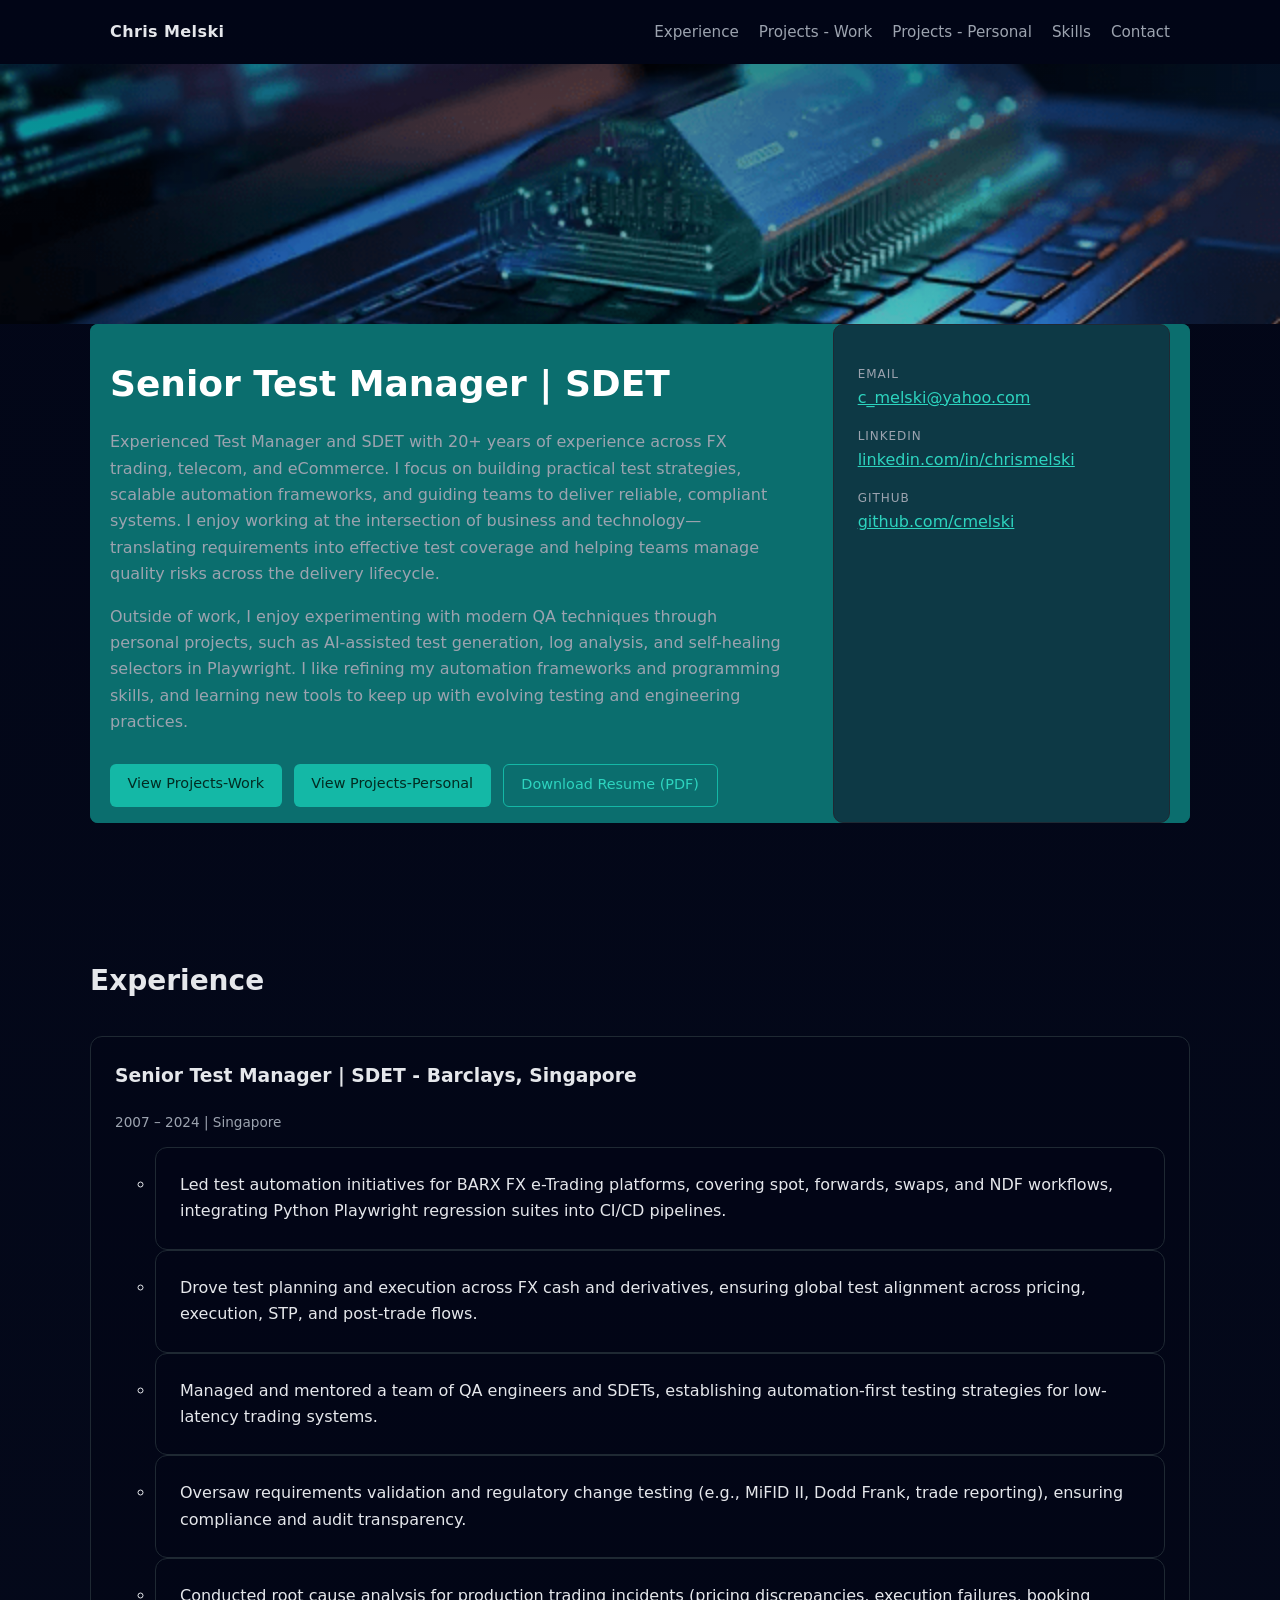
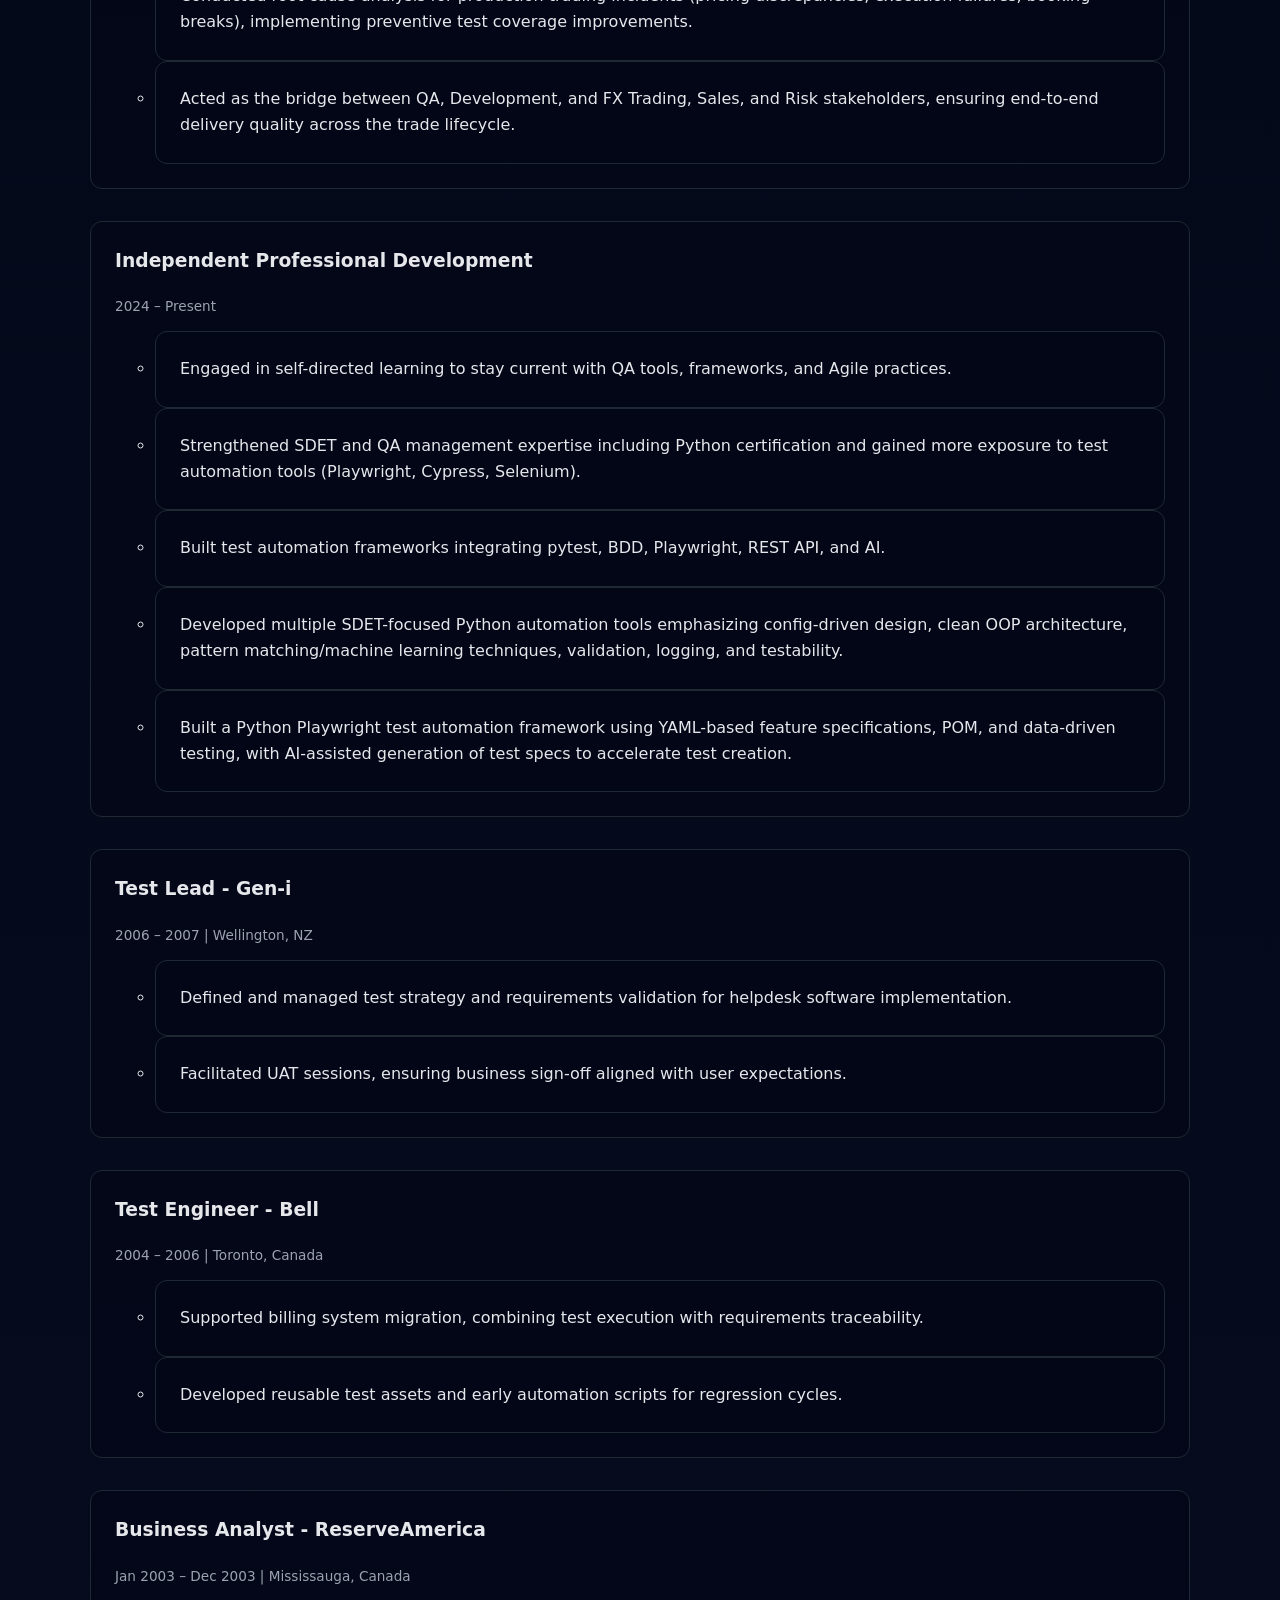
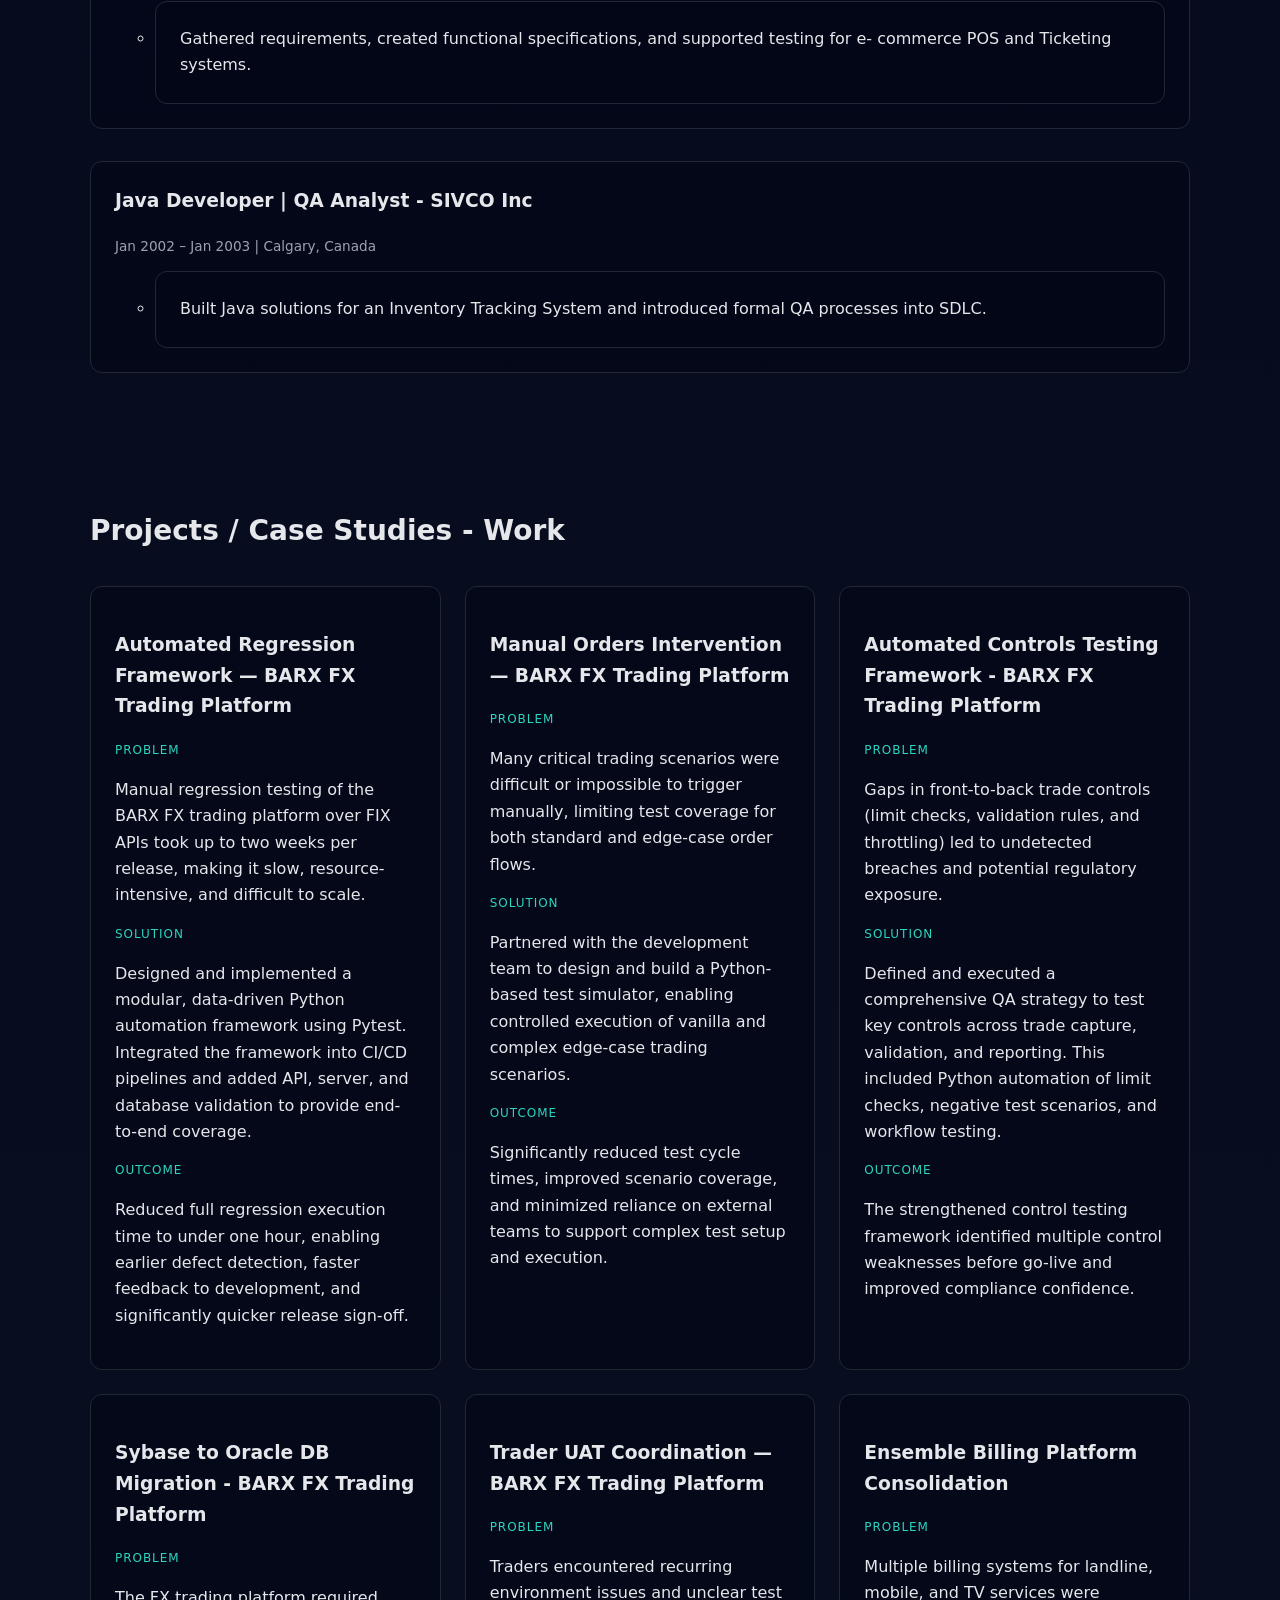
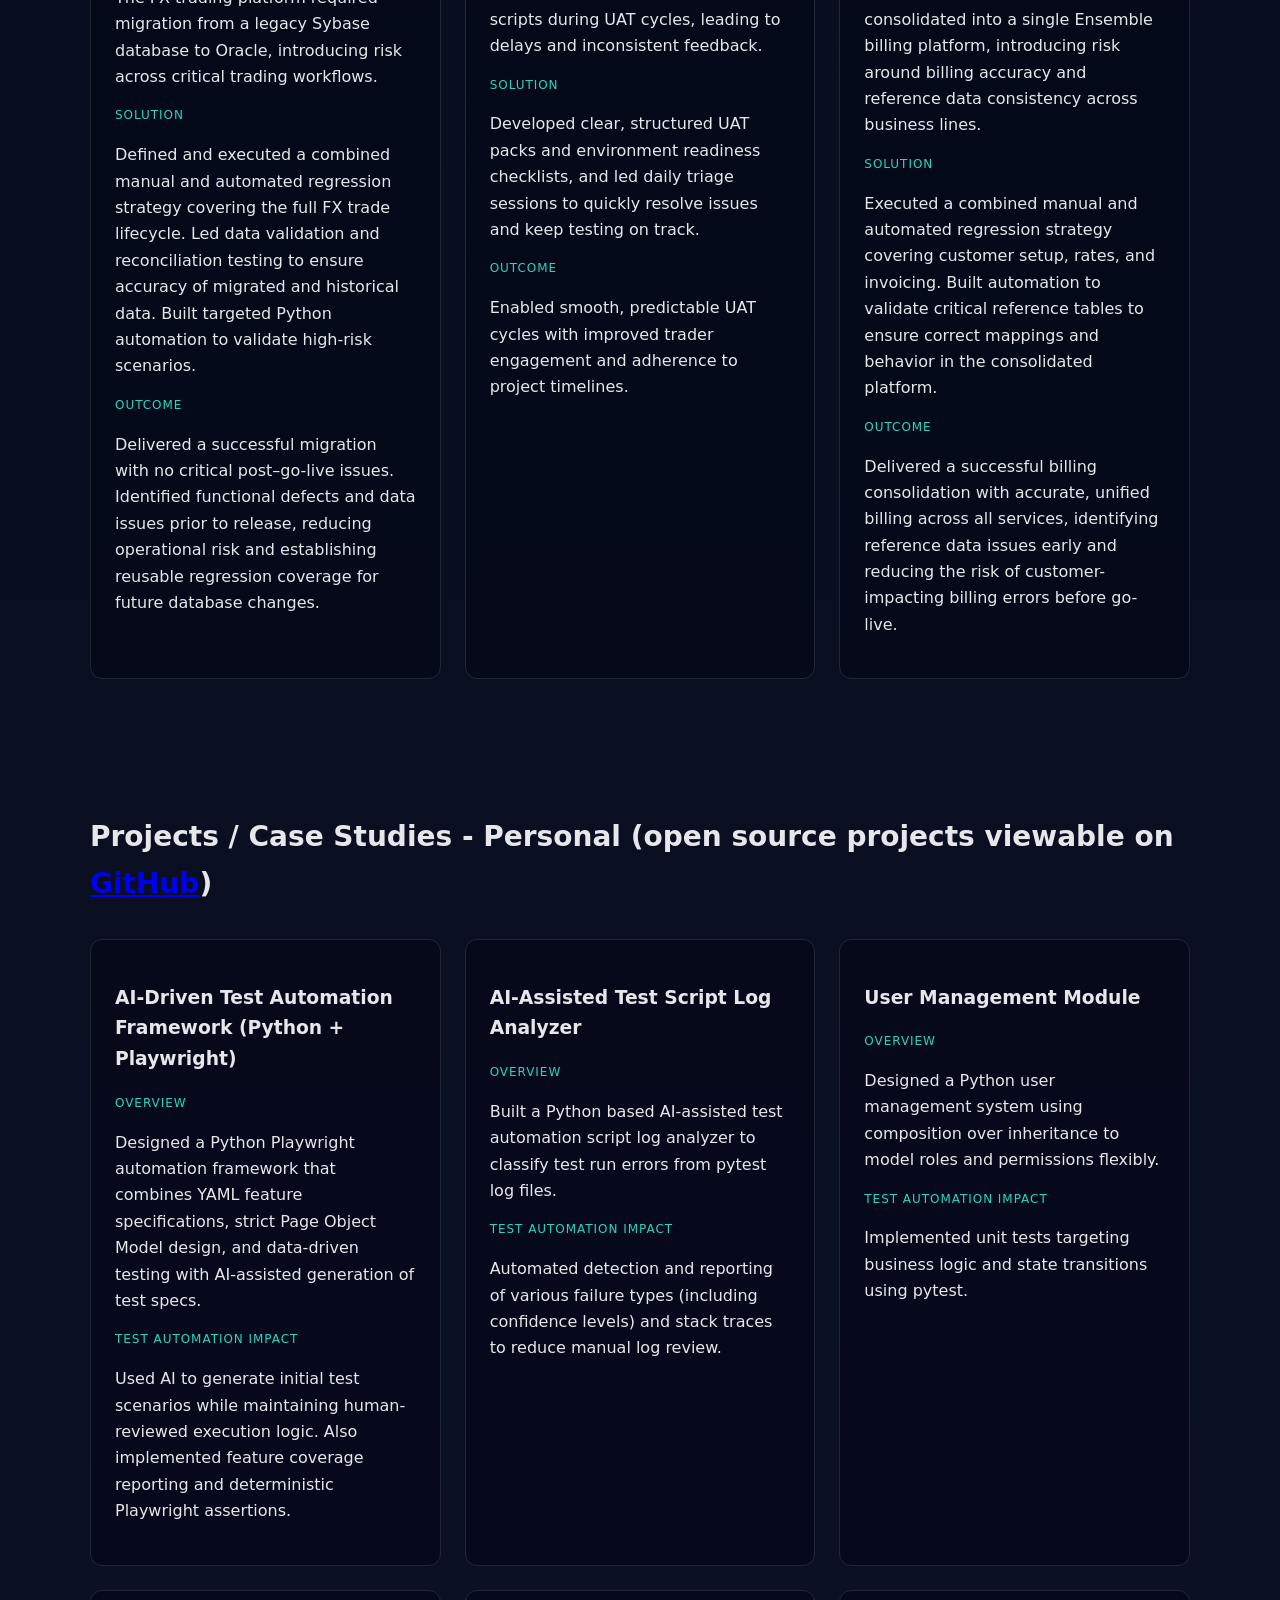
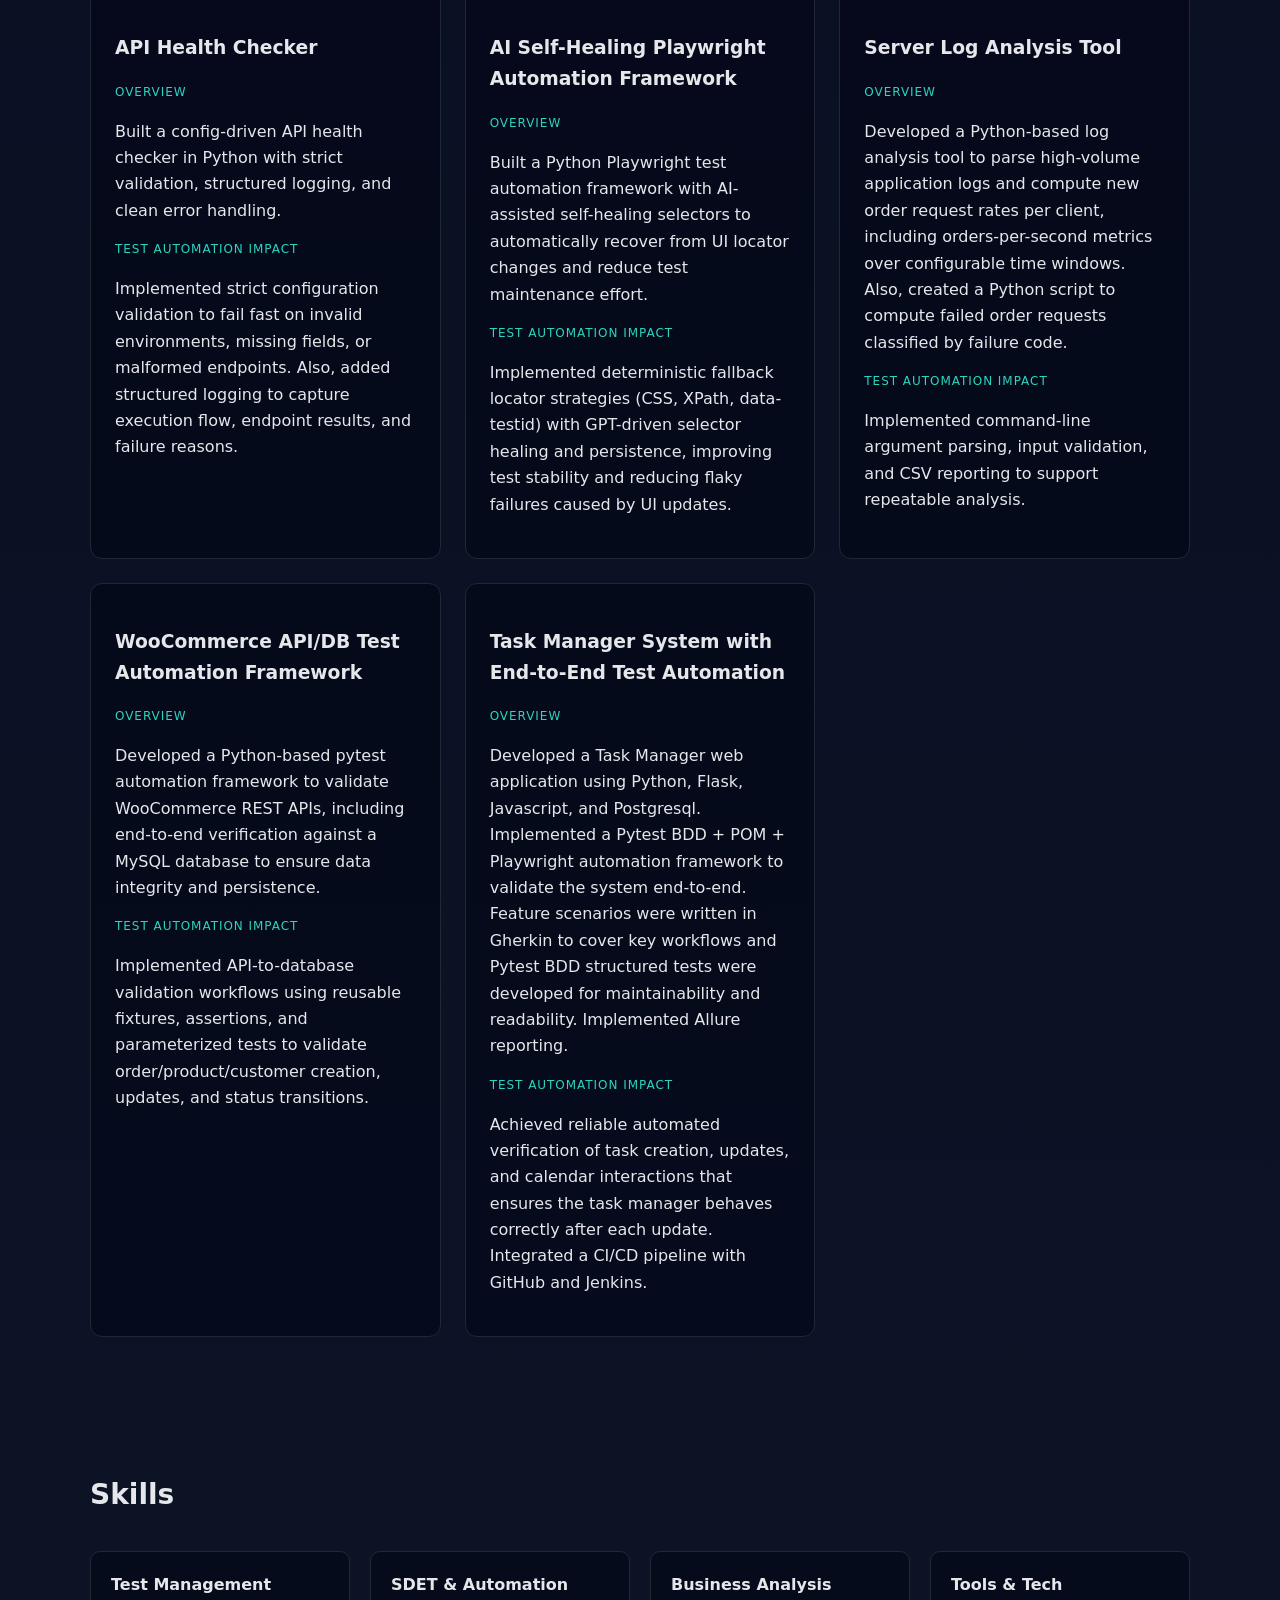
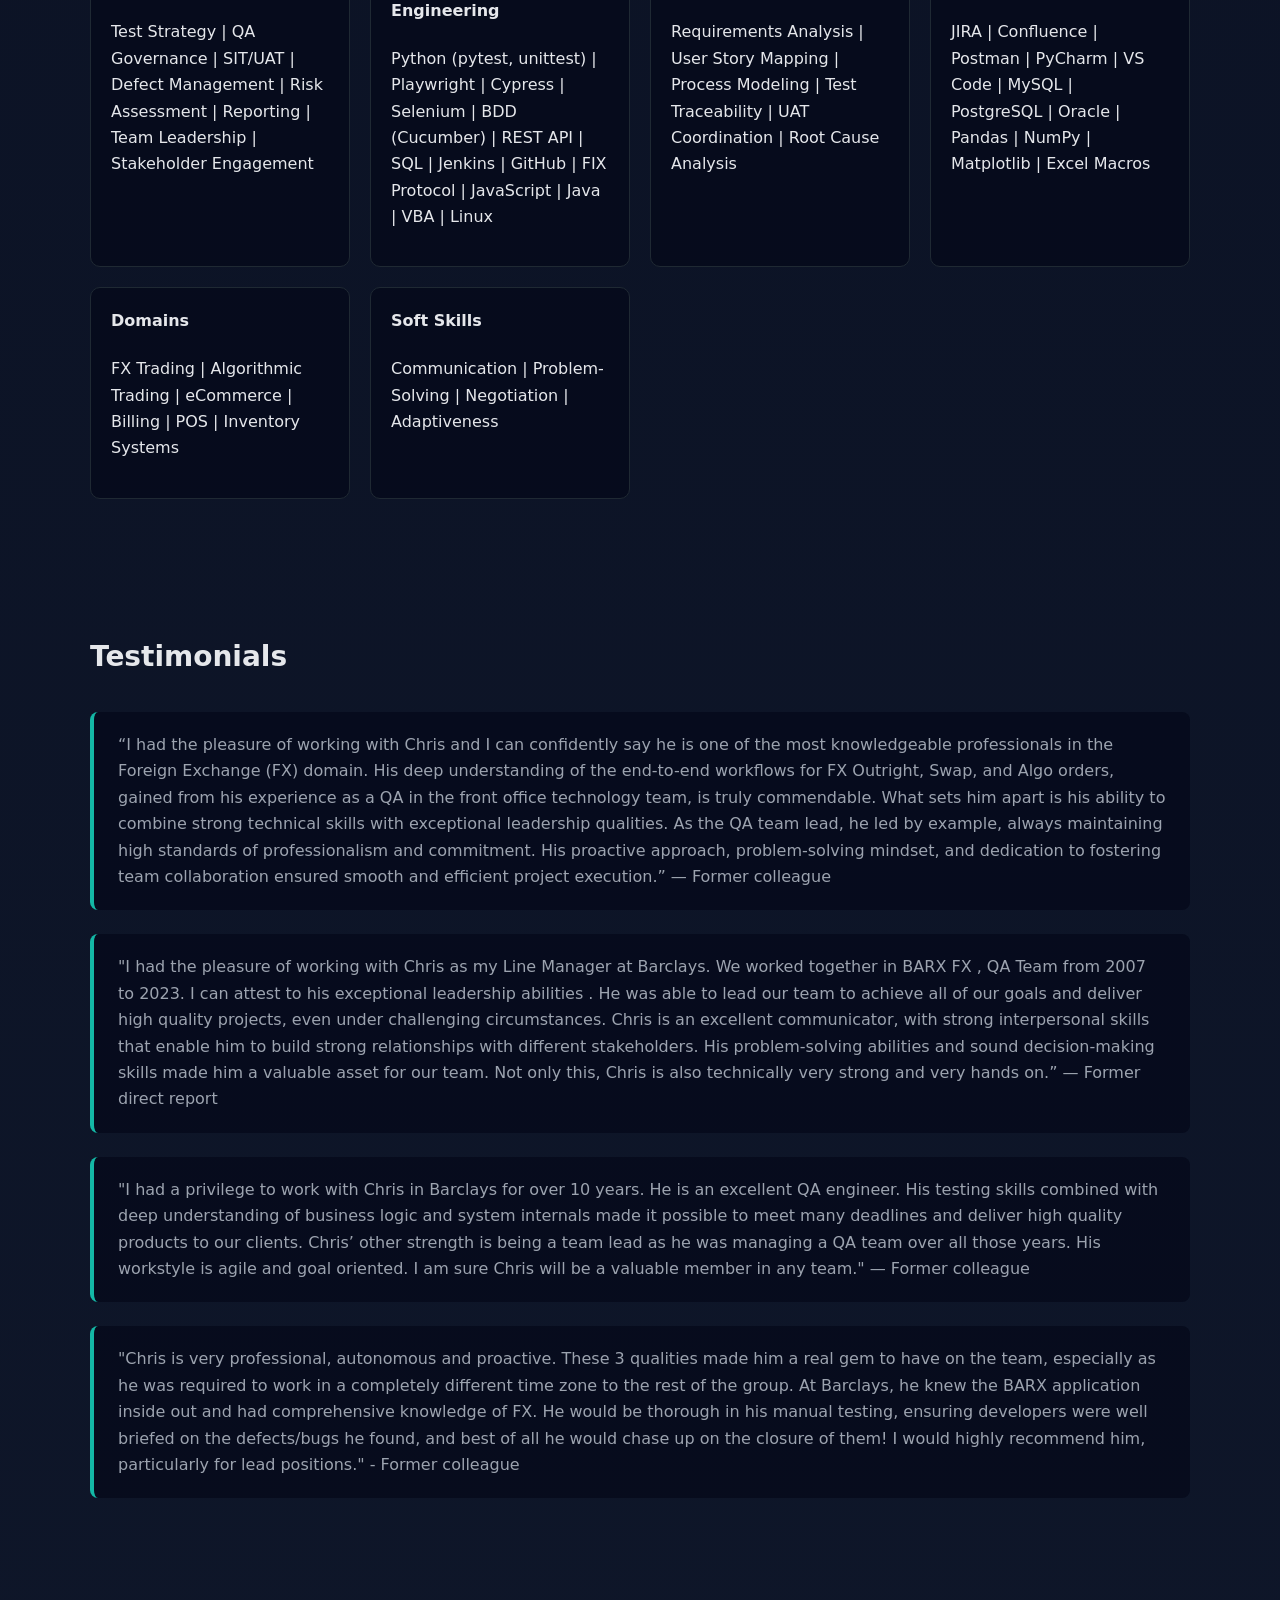
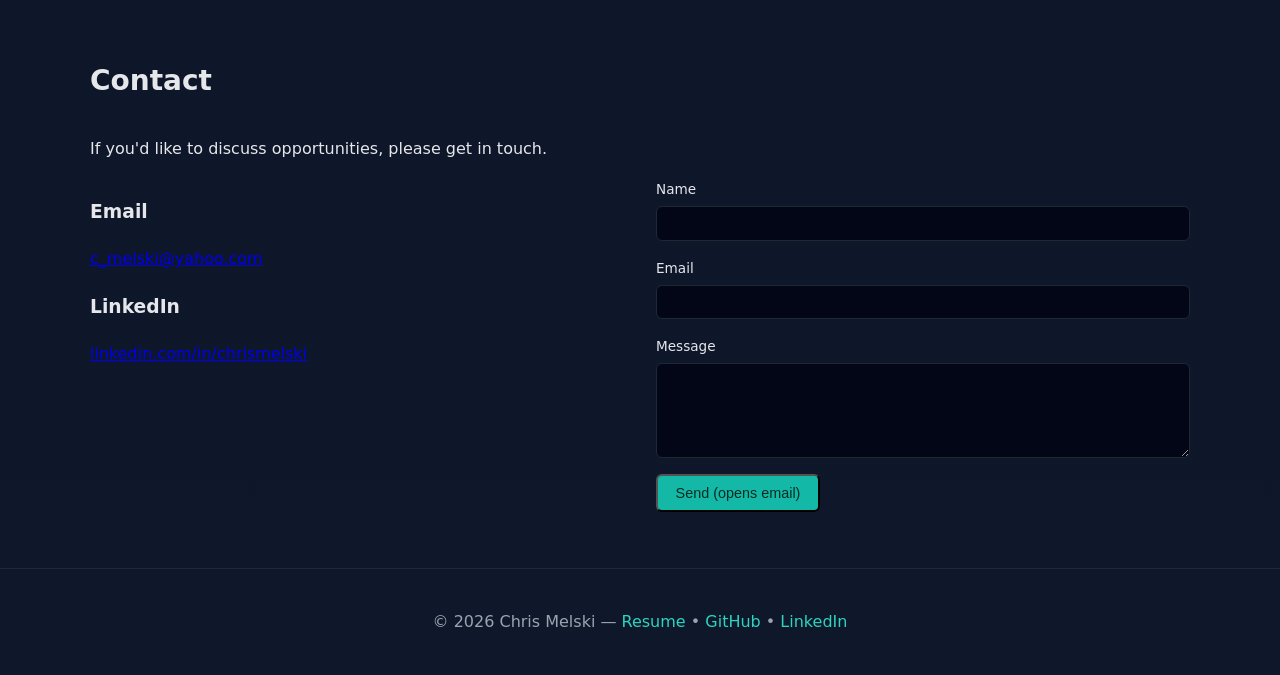
<file: index_original.html>
<!doctype html>
<html lang="en">
<head>
    <meta charset="utf-8"/>
    <meta name="viewport" content="width=device-width,initial-scale=1"/>
    <title>Chris Melski — Senior Test Manager | SDET</title>
    <meta name="description" content="Chris Melski — Senior Test Manager & SDET. Portfolio, resume, and case studies."/>
    <link rel="stylesheet" href="css/styles.css"/>
    <!-- Favicon placeholder -->
    <meta name="theme-color" content="#0b6f6f">
</head>
<body>
<header class="site-header">
    <div class="container header-inner">
        <a class="logo" href="#" aria-label="Chris Melski home">Chris Melski</a>

        <button id="nav-toggle" class="nav-toggle" aria-expanded="false" aria-controls="main-nav">
            <span class="sr-only">Toggle navigation</span>
            ☰
        </button>

        <nav id="main-nav" class="nav">
            <ul>
                <li><a href="#experience">Experience</a></li>
                <li><a href="#projects-work">Projects - Work</a></li>
                <li><a href="#projects-personal">Projects - Personal</a></li>
                <li><a href="#skills">Skills</a></li>
                <li><a href="#contact">Contact</a></li>

            </ul>
        </nav>
    </div>
</header>

<main>
    <!-- HERO -->
    <section class="hero">
    <!-- Banner image -->
    <div class="hero-banner" role="img" aria-label="Workspace banner image"></div>

    <div class="container hero-inner">
        <div class="hero-copy">
            <h1>Senior Test Manager | SDET</h1>
            <p>
                Experienced Test Manager and SDET with 20+ years of experience across FX trading, telecom, and eCommerce. I focus on building practical test strategies, scalable automation frameworks, and guiding teams to
                deliver reliable, compliant systems. I enjoy working at the intersection of business and technology—translating requirements into effective
                test coverage and helping teams manage quality risks across the delivery lifecycle.
            </p>

            <p>
                Outside of work, I enjoy experimenting with modern QA techniques through personal projects, such as AI-assisted test generation, log analysis, and self-healing selectors in Playwright. I like refining my automation frameworks and programming skills,
                and learning new tools to keep up with evolving testing and engineering practices.
            </p>

            <p class="hero-actions">
                <a class="btn" href="#projects-work">View Projects-Work</a>
                <a class="btn" href="#projects-personal">View Projects-Personal</a>
                <a class="btn-outline" href="files/Chris_Melski_Test Manager_SDET_CV.pdf" download>
                    Download Resume (PDF)
                </a>
            </p>
        </div>

        <aside class="hero-meta" aria-label="Contact and quick info">
            <dl>
                <div>
                    <dt>Email</dt>
                    <dd><a href="mailto:c_melski@yahoo.com">c_melski@yahoo.com</a></dd>
                </div>
                <div>
                    <dt>LinkedIn</dt>
                    <dd>
                        <a href="https://www.linkedin.com/in/chrismelski" target="_blank" rel="noopener">
                            linkedin.com/in/chrismelski
                        </a>
                    </dd>
                </div>
                <div>
                    <dt>GitHub</dt>
                    <dd>
                        <a href="https://github.com/cmelski" target="_blank" rel="noopener">
                            github.com/cmelski
                        </a>
                    </dd>
                </div>
            </dl>
        </aside>
    </div>
</section>



    <!-- EXPERIENCE -->
    <section id="experience" class="section container">
        <h2>Experience</h2>

        <ol class="timeline">
            <li>
                <h3>Senior Test Manager | SDET - Barclays, Singapore</h3>
                <p class="meta">2007 – 2024 | Singapore</p>
                <ul>
                    <li>Led test automation initiatives for BARX FX e-Trading platforms, covering spot, forwards, swaps,
                        and NDF workflows, integrating Python Playwright regression suites into CI/CD pipelines.
                    </li>
                    <li>Drove test planning and execution across FX cash and derivatives, ensuring global test alignment
                        across pricing, execution, STP, and post-trade flows.
                    </li>
                    <li>Managed and mentored a team of QA engineers and SDETs, establishing automation-first testing
                        strategies for low-latency trading systems.
                    </li>
                    <li>Oversaw requirements validation and regulatory change testing (e.g., MiFID II, Dodd Frank, trade
                        reporting), ensuring compliance and audit transparency.
                    </li>
                    <li>Conducted root cause analysis for production trading incidents (pricing discrepancies, execution
                        failures, booking breaks), implementing preventive test coverage improvements.
                    </li>
                    <li>Acted as the bridge between QA, Development, and FX Trading, Sales, and Risk stakeholders,
                        ensuring end-to-end delivery quality across the trade lifecycle.
                    </li>
                </ul>
            </li>

            <li>
                <h3>Independent Professional Development</h3>
                <p class="meta">2024 – Present</p>
                <ul>
                    <li>Engaged in self-directed learning to stay current with QA tools, frameworks, and Agile
                        practices.
                    </li>
                    <li>Strengthened SDET and QA management expertise including Python certification and gained more
exposure to test automation tools (Playwright, Cypress, Selenium).
                    </li>
                    <li>Built test automation frameworks integrating pytest, BDD, Playwright, REST API, and AI.
                    </li>
                    <li>Developed multiple SDET-focused Python automation tools emphasizing config-driven design, clean
                        OOP architecture, pattern matching/machine learning techniques, validation, logging, and
                        testability.
                    </li>
                    <li>Built a Python Playwright test automation framework using YAML-based feature specifications, POM, and
data-driven testing, with AI-assisted generation of test specs to accelerate test creation.
                    </li>
                </ul>
            </li>

            <li>
                <h3>Test Lead - Gen-i</h3>
                <p class="meta">2006 – 2007 | Wellington, NZ</p>
                <ul>
                    <li>Defined and managed test strategy and requirements validation for helpdesk software
                        implementation.
                    </li>
                    <li>Facilitated UAT sessions, ensuring business sign-off aligned with user expectations.</li>

                </ul>
            </li>

            <li>
                <h3>Test Engineer - Bell</h3>
                <p class="meta">2004 – 2006 | Toronto, Canada</p>
                <ul>
                    <li>Supported billing system migration, combining test execution with requirements traceability.
                    </li>
                    <li>Developed reusable test assets and early automation scripts for regression cycles.</li>

                </ul>
            </li>

            <li>
                <h3>Business Analyst - ReserveAmerica</h3>
                <p class="meta">Jan 2003 – Dec 2003 | Mississauga, Canada</p>
                <ul>
                    <li>Gathered requirements, created functional specifications, and supported testing for e- commerce
                        POS and Ticketing systems.
                    </li>

                </ul>
            </li>

            <li>
                <h3>Java Developer | QA Analyst - SIVCO Inc</h3>
                <p class="meta">Jan 2002 – Jan 2003 | Calgary, Canada</p>
                <ul>
                    <li>Built Java solutions for an Inventory Tracking System and introduced formal QA processes into
                        SDLC.
                    </li>

                </ul>
            </li>
        </ol>
    </section>

    <!-- PROJECTS / CASE STUDIES - WORK -->
    <section id="projects-work" class="section container">
        <h2>Projects / Case Studies - Work</h2>

        <div class="projects-grid">
            <article class="project-card">
                <h3>Automated Regression Framework — BARX FX Trading Platform</h3>

                <p class="project-role">Problem</p>
                <p>
                    Manual regression testing of the BARX FX trading platform over FIX APIs took up to two weeks per
                    release, making it slow, resource-intensive, and difficult to scale.
                </p>

                <p class="project-role">Solution</p>
                <p>
                    Designed and implemented a modular, data-driven Python automation framework using Pytest. Integrated
                    the framework into CI/CD pipelines and added API, server, and database validation to provide
                    end-to-end coverage.
                </p>

                <p class="project-role">Outcome</p>
                <p>
                    Reduced full regression execution time to under one hour, enabling earlier defect detection, faster
                    feedback to development, and significantly quicker release sign-off.
                </p>
            </article>

            <article class="project-card">
                <h3>Manual Orders Intervention — BARX FX Trading Platform</h3>

                <p class="project-role">Problem</p>
                <p>
                    Many critical trading scenarios were difficult or impossible to trigger manually, limiting test
                    coverage for both standard and edge-case order flows.
                </p>

                <p class="project-role">Solution</p>
                <p>
                    Partnered with the development team to design and build a Python-based test simulator, enabling
                    controlled execution of vanilla and complex edge-case trading scenarios.
                </p>

                <p class="project-role">Outcome</p>
                <p>
                    Significantly reduced test cycle times, improved scenario coverage, and minimized reliance on
                    external teams to support complex test setup and execution.
                </p>
            </article>


            <article class="project-card">
                <h3>Automated Controls Testing Framework - BARX FX Trading Platform</h3>
                <p class="project-role">Problem</p>
                <p>Gaps in front-to-back trade controls (limit checks, validation rules, and throttling) led to
                    undetected breaches and potential regulatory exposure.</p>
                <p class="project-role">Solution</p>
                <p>Defined and executed a comprehensive QA strategy to test key controls across trade capture,
                    validation, and reporting. This included Python automation of limit checks, negative test scenarios,
                    and workflow testing.</p>
                <p class="project-role">Outcome</p>
                <p>The strengthened control testing framework identified multiple control weaknesses before go-live and
                    improved compliance confidence.</p>
            </article>


            <article class="project-card">
                <h3>Sybase to Oracle DB Migration - BARX FX Trading Platform</h3>
                <p class="project-role">Problem</p>
                <p>The FX trading platform required migration from a legacy Sybase database to Oracle, introducing risk
                    across critical trading workflows.</p>
                <p class="project-role">Solution</p>
                <p>Defined and executed a combined manual and automated regression strategy covering the full FX trade
                    lifecycle. Led data validation and reconciliation testing to ensure accuracy of migrated and
                    historical data. Built targeted Python automation to validate high-risk scenarios.</p>
                <p class="project-role">Outcome</p>
                <p>Delivered a successful migration with no critical post–go-live issues. Identified functional defects
                    and data issues prior to release, reducing operational risk and establishing reusable regression
                    coverage for future database changes.</p>
            </article>

            <article class="project-card">
                <h3>Trader UAT Coordination — BARX FX Trading Platform</h3>

                <p class="project-role">Problem</p>
                <p>
                    Traders encountered recurring environment issues and unclear test scripts during UAT cycles, leading
                    to delays and inconsistent feedback.
                </p>

                <p class="project-role">Solution</p>
                <p>
                    Developed clear, structured UAT packs and environment readiness checklists, and led daily triage
                    sessions to quickly resolve issues and keep testing on track.
                </p>

                <p class="project-role">Outcome</p>
                <p>
                    Enabled smooth, predictable UAT cycles with improved trader engagement and adherence to project
                    timelines.
                </p>
            </article>

            <article class="project-card">
                <h3>Ensemble Billing Platform Consolidation</h3>
                <p class="project-role">Problem</p>
                <p>Multiple billing systems for landline, mobile, and TV services were consolidated into a single
                    Ensemble billing platform, introducing risk around billing accuracy and reference data consistency
                    across business lines.</p>
                <p class="project-role">Solution</p>
                <p>Executed a combined manual and automated regression strategy covering customer setup, rates, and
                    invoicing. Built automation to validate critical reference tables to ensure correct mappings and
                    behavior in the consolidated platform.</p>
                <p class="project-role">Outcome</p>
                <p>Delivered a successful billing consolidation with accurate, unified billing across all services,
                    identifying reference data issues early and reducing the risk of customer-impacting billing errors
                    before go-live.</p>
            </article>
        </div>
    </section>

    <!-- PROJECTS / CASE STUDIES - personal -->
    <section id="projects-personal" class="section container">
        <h2>Projects / Case Studies - Personal (open source projects viewable on <a href="https://github.com/cmelski" target="_blank"
                                                               rel="noopener">GitHub</a>)</h2>

        <div class="projects-grid">
             <article class="project-card">
                <h3>AI-Driven Test Automation Framework (Python + Playwright)</h3>
                <p class="project-role">Overview</p>
                <p>Designed a Python Playwright automation framework that combines YAML feature specifications, strict Page Object Model design, and data-driven testing with AI-assisted generation of test specs.</p>
                <p class="project-role">Test Automation Impact</p>
                <p>Used AI to generate initial test scenarios while maintaining human-reviewed execution logic. Also implemented feature coverage reporting and deterministic Playwright assertions.</p>
            </article>

            <article class="project-card">
                <h3>AI-Assisted Test Script Log Analyzer</h3>
                <p class="project-role">Overview</p>
                <p>Built a Python based AI-assisted test automation script log analyzer to classify test run errors from
                    pytest log files.</p>
                <p class="project-role">Test Automation Impact</p>
                <p>Automated detection and reporting of various failure types (including confidence levels) and stack
                    traces to reduce manual log review.</p>
            </article>

            <article class="project-card">
                <h3>User Management Module</h3>
                <p class="project-role">Overview</p>
                <p>Designed a Python user management system using composition over inheritance to model roles and
                    permissions flexibly.</p>
                <p class="project-role">Test Automation Impact</p>
                <p>Implemented unit tests targeting business logic and state transitions using pytest.</p>
            </article>

            <article class="project-card">
                <h3>API Health Checker</h3>
                <p class="project-role">Overview</p>
                <p>Built a config-driven API health checker in Python with strict validation, structured logging, and
                    clean error handling.</p>
                <p class="project-role">Test Automation Impact</p>
                <p>Implemented strict configuration validation to fail fast on invalid environments, missing fields, or
                    malformed endpoints.
                    Also, added structured logging to capture execution flow, endpoint results, and failure reasons.</p>
            </article>

            <article class="project-card">
                <h3>AI Self-Healing Playwright Automation Framework</h3>
                <p class="project-role">Overview</p>
                <p>Built a Python Playwright test automation framework with AI-assisted self-healing selectors to automatically
                    recover from UI locator changes and reduce test maintenance effort.</p>
                <p class="project-role">Test Automation Impact</p>
                <p>Implemented deterministic fallback locator strategies (CSS, XPath, data-testid) with GPT-driven selector healing and persistence,
                    improving test stability and reducing flaky failures caused by UI updates.</p>
            </article>

            <article class="project-card">
                <h3>Server Log Analysis Tool</h3>
                <p class="project-role">Overview</p>
                <p>Developed a Python-based log analysis tool to parse high-volume application logs and compute new
                    order request rates per client, including orders-per-second metrics over configurable time windows.
                    Also, created a Python script to compute failed order requests classified by failure code.</p>
                <p class="project-role">Test Automation Impact</p>
                <p>Implemented command-line argument parsing, input validation, and CSV reporting to support repeatable
                    analysis.</p>
            </article>

            <article class="project-card">
                <h3>WooCommerce API/DB Test Automation Framework</h3>
                <p class="project-role">Overview</p>
                <p>Developed a Python-based pytest automation framework to validate WooCommerce REST APIs, including
                    end-to-end verification against a MySQL database to ensure data integrity and persistence.</p>
                <p class="project-role">Test Automation Impact</p>
                <p>Implemented API-to-database validation workflows using reusable fixtures, assertions, and
                    parameterized tests to validate order/product/customer creation, updates, and status
                    transitions.</p>
            </article>

            <article class="project-card">
                <h3>Task Manager System with End-to-End Test Automation</h3>
                <p class="project-role">Overview</p>
                <p>Developed a Task Manager web application using Python, Flask, Javascript, and Postgresql. Implemented
                    a Pytest BDD + POM + Playwright automation framework to validate the system end-to-end. Feature scenarios
                    were written in Gherkin to cover key workflows and Pytest BDD structured tests were developed for
                    maintainability and readability. Implemented Allure reporting.</p>
                <p class="project-role">Test Automation Impact</p>
                <p>Achieved reliable automated verification of task creation, updates, and calendar interactions that
                    ensures the task manager behaves correctly after each update. Integrated a CI/CD pipeline with
                    GitHub and Jenkins.</p>
            </article>


        </div>
    </section>


    <!-- SKILLS -->
    <section id="skills" class="section container">
        <h2>Skills</h2>
        <div class="skills-grid">
            <div class="skill-group">
                <h4>Test Management</h4>
                <p>Test Strategy | QA Governance | SIT/UAT | Defect Management | Risk Assessment | Reporting | Team
                    Leadership | Stakeholder Engagement</p>
            </div>
            <div class="skill-group">
                <h4>SDET & Automation Engineering</h4>
                <p>Python (pytest, unittest) | Playwright | Cypress | Selenium | BDD (Cucumber) | REST API | SQL |
                    Jenkins | GitHub | FIX Protocol | JavaScript | Java | VBA | Linux</p>
            </div>
            <div class="skill-group">
                <h4>Business Analysis</h4>
                <p>Requirements Analysis | User Story Mapping | Process Modeling | Test Traceability | UAT Coordination
                    | Root Cause Analysis</p>
            </div>
            <div class="skill-group">
                <h4>Tools & Tech</h4>
                <p>JIRA | Confluence | Postman | PyCharm | VS Code | MySQL | PostgreSQL | Oracle | Pandas |
                    NumPy | Matplotlib | Excel Macros</p>
            </div>
            <div class="skill-group">
                <h4>Domains</h4>
                <p>FX Trading | Algorithmic Trading | eCommerce | Billing | POS | Inventory Systems</p>
            </div>
            <div class="skill-group">
                <h4>Soft Skills</h4>
                <p>Communication | Problem-Solving | Negotiation | Adaptiveness</p>
            </div>
        </div>
    </section>

    <!-- TESTIMONIALS -->
    <section id="testimonials" class="section container">
        <h2>Testimonials</h2>
        <blockquote>
            “I had the pleasure of working with Chris and I can confidently say he is one of the most knowledgeable
            professionals in the Foreign Exchange (FX) domain. His deep understanding of the end-to-end workflows for FX
            Outright, Swap, and Algo orders, gained from his experience as a QA in the front office technology team, is
            truly commendable.

            What sets him apart is his ability to combine strong technical skills with exceptional leadership qualities.
            As the QA team lead, he led by example, always maintaining high standards of professionalism and commitment.
            His proactive approach, problem-solving mindset, and dedication to fostering team collaboration ensured
            smooth and efficient project execution.” — Former colleague
        </blockquote>
        <blockquote>
            "I had the pleasure of working with Chris as my Line Manager at Barclays. We worked together in BARX FX , QA
            Team from 2007 to 2023. I can attest to his exceptional leadership abilities . He was able to lead our team
            to achieve all of our goals and deliver high quality projects, even under challenging circumstances. Chris
            is an excellent communicator, with strong interpersonal skills that enable him to build strong relationships
            with different stakeholders.

            His problem-solving abilities and sound decision-making skills made him a valuable asset for our team. Not
            only this, Chris is also technically very strong and very hands on.” — Former direct report
        </blockquote>
        <blockquote>
            "I had a privilege to work with Chris in Barclays for over 10 years. He is an excellent QA engineer. His
            testing skills combined with deep understanding of business logic and system internals made it possible to
            meet many deadlines and deliver high quality products to our clients. Chris’ other strength is being a team
            lead as he was managing a QA team over all those years. His workstyle is agile and goal oriented. I am sure
            Chris will be a valuable member in any team." — Former colleague
        </blockquote>
        <blockquote>
            "Chris is very professional, autonomous and proactive. These 3 qualities made him a real gem to have on the
            team, especially as he was required to work in a completely different time zone to the rest of the group.
            At Barclays, he knew the BARX application inside out and had comprehensive knowledge of FX. He would be
            thorough in his manual testing, ensuring developers were well briefed on the defects/bugs he found, and best
            of all he would chase up on the closure of them! I would highly recommend him, particularly for lead
            positions." - Former colleague
        </blockquote>

    </section>

    <!-- CONTACT -->
    <section id="contact" class="section container">
        <h2>Contact</h2>
        <p>If you'd like to discuss opportunities, please get in touch.</p>

        <div class="contact-grid">
            <div>
                <h3>Email</h3>
                <p><a href="mailto:c_melski@yahoo.com">c_melski@yahoo.com</a></p>

                <h3>LinkedIn</h3>
                <p><a href="https://www.linkedin.com/in/chrismelski" target="_blank" rel="noopener">linkedin.com/in/chrismelski</a>
                </p>
            </div>

            <form class="contact-form" action="mailto:c_melski@yahoo.com" method="post" enctype="text/plain">
                <label>
                    Name
                    <input type="text" name="Name" required>
                </label>
                <label>
                    Email
                    <input type="email" name="Email" required>
                </label>
                <label>
                    Message
                    <textarea name="Message" rows="5" required></textarea>
                </label>
                <button class="btn" type="submit">Send (opens email)</button>
            </form>
        </div>
    </section>
</main>

<footer class="site-footer">
    <div class="container">
        <p>© <span id="year"></span> Chris Melski — <a href="files/Chris_Melski_Test Manager_SDET_CV.pdf" download>Resume</a>
            • <a href="https://github.com/cmelski" target="_blank" rel="noopener">GitHub</a> • <a
                    href="https://www.linkedin.com/in/chrismelski" target="_blank" rel="noopener">LinkedIn</a></p>
    </div>
</footer>

<script>
    // Small JS: mobile nav + current year
    (function () {
      const navToggle = document.getElementById('nav-toggle');
      const nav = document.getElementById('main-nav');
      navToggle.addEventListener('click', () => {
        const expanded = navToggle.getAttribute('aria-expanded') === 'true';
        navToggle.setAttribute('aria-expanded', String(!expanded));
        nav.classList.toggle('open');
      });

      // Close nav on link click (mobile)
      nav.querySelectorAll('a').forEach(a => {
        a.addEventListener('click', () => {
          nav.classList.remove('open');
          navToggle.setAttribute('aria-expanded', 'false');
        });
      });

      // Set current year
      document.getElementById('year').textContent = new Date().getFullYear();
    })();
</script>
</body>
</html>
</file>
<file: css/styles.css>
:root {
  --bg: #0f172a;          /* slate-900 */
  --bg-soft: #020617;     /* slate-950 */
  --surface: #111827;     /* gray-900 */
  --card: #020617;
  --text: #e5e7eb;        /* gray-200 */
  --muted: #9ca3af;       /* gray-400 */
  --accent: #14b8a6;      /* teal-500 */
  --accent-soft: #2dd4bf; /* teal-400 */
  --border: #1f2933;
}

* {
  box-sizing: border-box;
}
.hero-banner {
    height: 260px;
    background-image: url("../images/banner.jpeg");
    background-size: cover;
    background-position: center;
    position: relative;
    margin-top: 0;
    display: block;
}

/* Dark overlay for readability */
.hero-banner::after {
    content: "";
    position: absolute;
    inset: 0;
    background: linear-gradient(
        rgba(0, 0, 0, 0.45),
        rgba(0, 0, 0, 0.25)
    );
}

.hero {
    background: none;
    color: #ffffff;
    padding-top: 0;
    margin-top: 0;
}


.hero-inner {
    margin-top: -80px;
    position: relative;
    z-index: 2;

    display: grid;
    grid-template-columns: 2fr 1fr;
    gap: 3rem;

    background: rgba(11, 111, 111, 0.92);
    border-radius: 8px;
    padding: 2rem;
}

.hero-inner::before {
    content: "";
    position: absolute;
    inset: 0;
    background: rgba(11, 111, 111, 0.92);
    border-radius: inherit;
    z-index: -1;
}



@media (max-width: 768px) {
    .hero-banner {
        height: 180px;
    }

    .hero-inner {
        margin-top: -40px;
        padding: 1.5rem;
    }
}


html {
  scroll-behavior: smooth;
}

body {
  margin: 0;
  padding: 0;
  font-family: system-ui, -apple-system, BlinkMacSystemFont, "Segoe UI",
    Roboto, Ubuntu, Cantarell, "Helvetica Neue", Arial, sans-serif;
  background: linear-gradient(180deg, var(--bg-soft), var(--bg));
  color: var(--text);
  line-height: 1.65;
}

.container {
  max-width: 1100px;
  padding: 0 1.25rem;
  margin: 0 auto;
}

/* Header */
.site-header {
  position: sticky;
  top: 0;
  margin-bottom: 0;
  padding-bottom: 0;
  background: rgba(2, 6, 23, 0.85);
  /*backdrop-filter: blur(10px);*/
  /*border-bottom: 1px solid var(--border);*/
  border-bottom: none;
  box-shadow: none;
  z-index: 100;
}

.header-inner {
  display: flex;
  align-items: center;
  justify-content: space-between;
  height: 64px;
}

.logo {
  font-weight: 600;
  color: var(--text);
  text-decoration: none;
  letter-spacing: 0.4px;
}

.nav ul {
  display: flex;
  gap: 1.25rem;
  list-style: none;
  padding: 0;
  margin: 0;
}

.nav a {
  color: var(--muted);
  text-decoration: none;
  font-size: 0.95rem;
}

.nav a:hover {
  color: var(--text);
}

.nav-toggle {
  display: none;
}

/* Hero */
.hero {
  padding: 0 0 3.5rem;
}



.hero h1 {
  font-size: 2.25rem;
  margin-bottom: 1rem;
}

.hero p {
  color: var(--muted);
}

.hero-actions {
  margin-top: 1.75rem;
  display: flex;
  flex-wrap: wrap;
  gap: 0.75rem;
}

.btn,
.btn-outline {
  padding: 0.55rem 1.1rem;
  border-radius: 6px;
  font-size: 0.9rem;
  text-decoration: none;
  font-weight: 500;
}

.btn {
  background: var(--accent);
  color: #022c22;
}

.btn:hover {
  background: var(--accent-soft);
}

.btn-outline {
  border: 1px solid var(--accent);
  color: var(--accent-soft);
}

.btn-outline:hover {
  background: rgba(20, 184, 166, 0.1);
}

.hero-meta {
  background: rgba(15, 23, 42, 0.6);
  border: 1px solid var(--border);
  border-radius: 10px;
  padding: 1.5rem;
}

.hero-meta dt {
  font-size: 0.75rem;
  text-transform: uppercase;
  letter-spacing: 0.08em;
  color: var(--muted);
}

.hero-meta dd {
  margin: 0 0 1rem 0;
}

.hero-meta a {
  color: var(--accent-soft);
}

/* Sections */
.section {
  padding: 3.5rem 0;
}

.section h2 {
  font-size: 1.75rem;
  margin-bottom: 2rem;
}

/* Timeline */
.timeline {
  list-style: none;
  padding: 0;
  margin: 0;
  display: grid;
  gap: 2rem;
}

.timeline li {
  background: rgba(2, 6, 23, 0.6);
  border: 1px solid var(--border);
  border-radius: 12px;
  padding: 1.5rem;
}

.timeline h3 {
  margin-top: 0;
}

.meta {
  color: var(--muted);
  font-size: 0.85rem;
}

/* Projects */
.projects-grid {
  display: grid;
  grid-template-columns: repeat(auto-fit, minmax(260px, 1fr));
  gap: 1.5rem;
}

.project-card {
  background: rgba(2, 6, 23, 0.6);
  border: 1px solid var(--border);
  border-radius: 12px;
  padding: 1.5rem;
}

.project-role {
  margin-top: 1rem;
  font-size: 0.75rem;
  text-transform: uppercase;
  letter-spacing: 0.08em;
  color: var(--accent-soft);
}

/* Skills */
.skills-grid {
  display: grid;
  grid-template-columns: repeat(auto-fit, minmax(240px, 1fr));
  gap: 1.25rem;
}

.skill-group {
  background: rgba(2, 6, 23, 0.6);
  border: 1px solid var(--border);
  border-radius: 10px;
  padding: 1.25rem;
}

.skill-group h4 {
  margin-top: 0;
}

/* Testimonials */
blockquote {
  background: rgba(2, 6, 23, 0.6);
  border-left: 4px solid var(--accent);
  padding: 1.25rem 1.5rem;
  border-radius: 8px;
  margin: 1.5rem 0;
  color: var(--muted);
}

/* Contact */
.contact-grid {
  display: grid;
  grid-template-columns: 1fr 1fr;
  gap: 2rem;
}

.contact-form label {
  display: flex;
  flex-direction: column;
  font-size: 0.85rem;
  margin-bottom: 1rem;
}

.contact-form input,
.contact-form textarea {
  margin-top: 0.35rem;
  padding: 0.55rem;
  border-radius: 6px;
  border: 1px solid var(--border);
  background: #020617;
  color: var(--text);
}

/* Footer */
.site-footer {
  border-top: 1px solid var(--border);
  padding: 1.5rem 0;
  text-align: center;
  color: var(--muted);
}

.site-footer a {
  color: var(--accent-soft);
  text-decoration: none;
}

/* Responsive */
@media (max-width: 900px) {
  .hero-inner {
    grid-template-columns: 1fr;
  }

  .contact-grid {
    grid-template-columns: 1fr;
  }

  .nav-toggle {
    display: block;
    background: none;
    border: none;
    font-size: 1.4rem;
    color: var(--text);
  }

  .nav {
    position: absolute;
    top: 64px;
    right: 0;
    background: #020617;
    border-left: 1px solid var(--border);
    border-bottom: 1px solid var(--border);
    display: none;
  }

  .nav.open {
    display: block;
  }

  .nav ul {
    flex-direction: column;
    padding: 1rem;
  }
}
</file>
